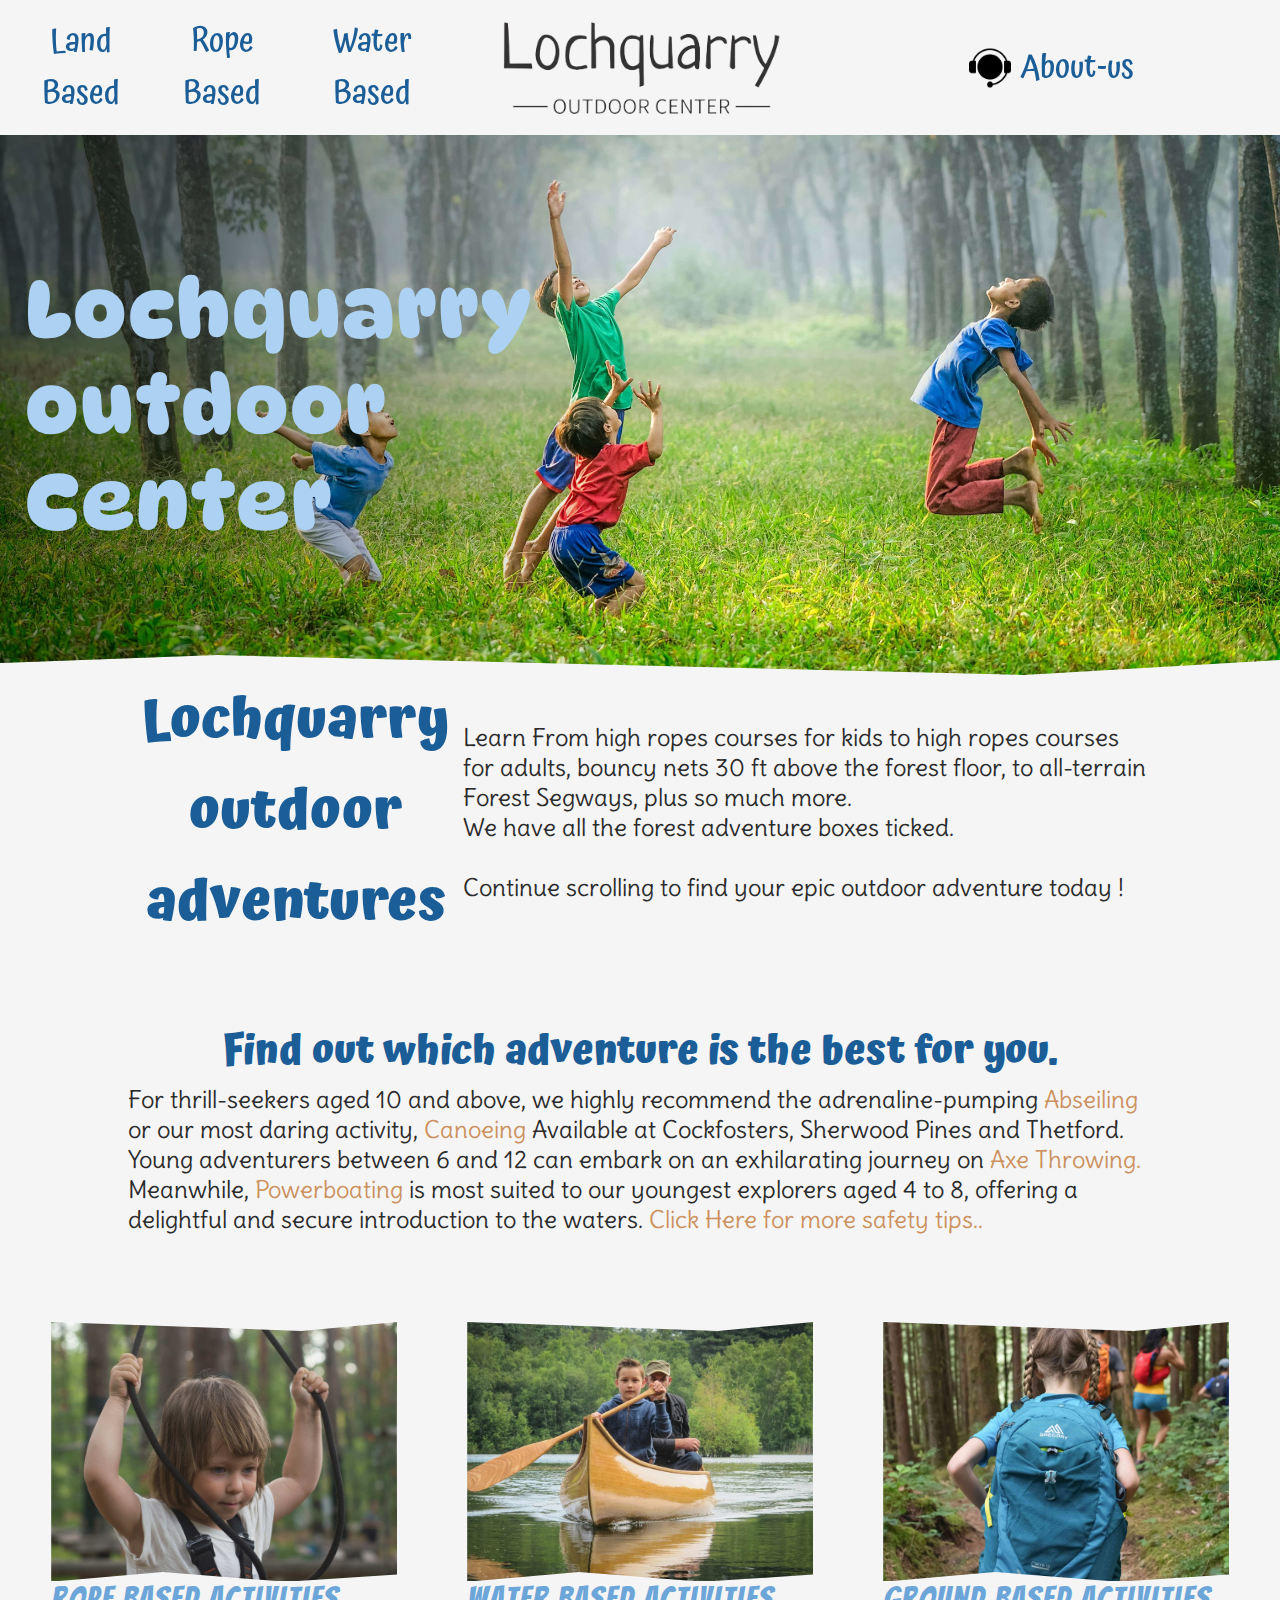
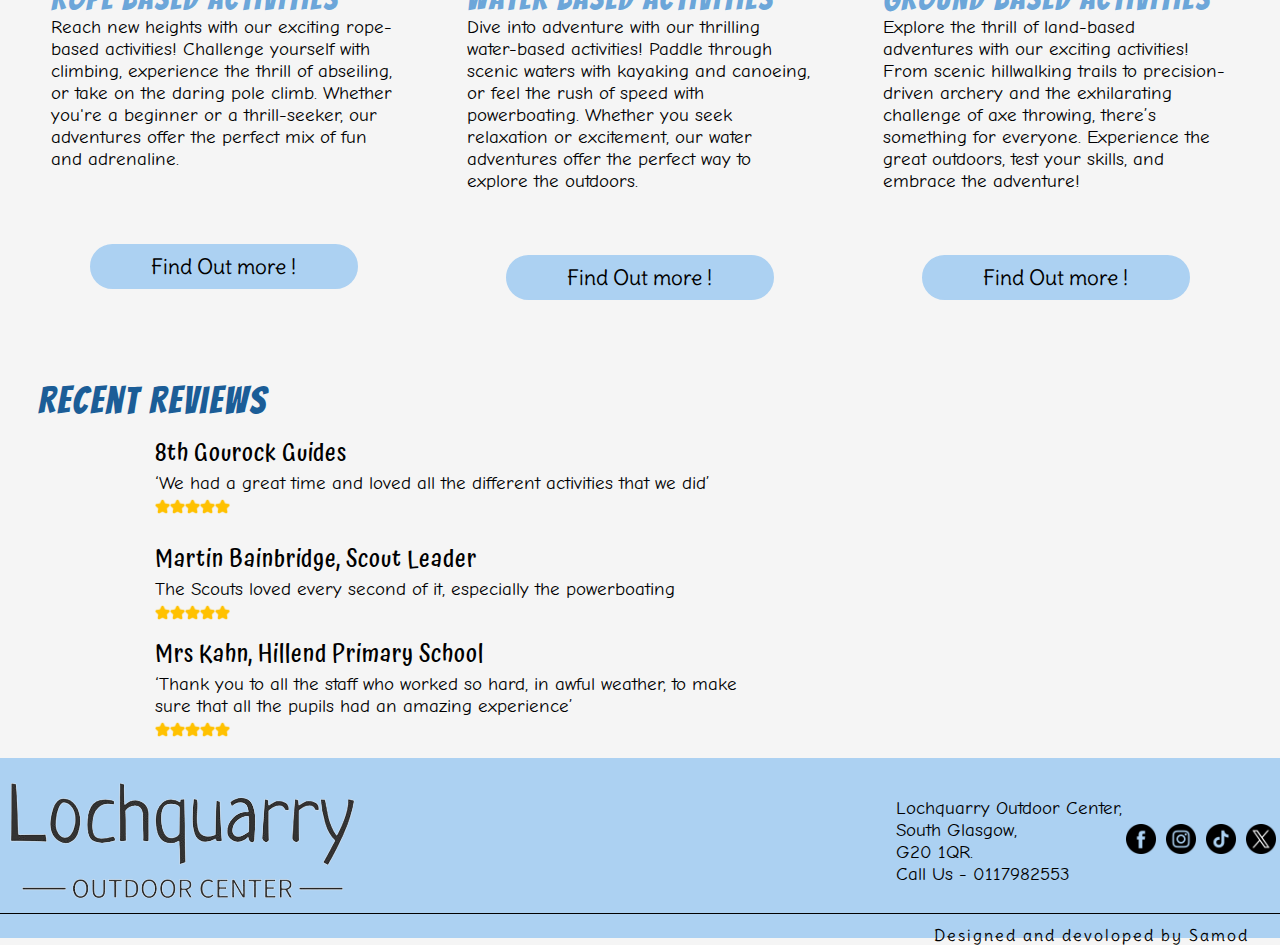
<file: index.html>
<!DOCTYPE html>
<html lang="en">
  <head>
    <meta charset="UTF-8" />
    <meta name="viewport" content="width=device-width, initial-scale=1.0" />
    <title>Home</title>
    <link rel="stylesheet" href="css/style.css" />

    <link rel="preconnect" href="https://fonts.googleapis.com" />
    <link rel="preconnect" href="https://fonts.gstatic.com" crossorigin />
    <link
      href="https://fonts.googleapis.com/css2?family=Atma:wght@300;400;500;600;700&family=DynaPuff:wght@400..700&family=Joti+One&family=Sour+Gummy:ital,wght@0,100..900;1,100..900&display=swap"
      rel="stylesheet"
    />

    <link rel="preconnect" href="https://fonts.googleapis.com" />
    <link rel="preconnect" href="https://fonts.gstatic.com" crossorigin />
    <link
      href="https://fonts.googleapis.com/css2?family=Bangers&family=Delius&display=swap"
      rel="stylesheet"
    />
    <!-- Bangers -->
    <!--Delius-->
    <link rel="preconnect" href="https://fonts.googleapis.com" />
    <link rel="preconnect" href="https://fonts.gstatic.com" crossorigin />
    <link
      href="https://fonts.googleapis.com/css2?family=Atma:wght@300;400;500;600;700&family=Comic+Neue:ital,wght@0,300;0,400;0,700;1,300;1,400;1,700&family=DynaPuff:wght@400..700&family=Joti+One&family=Sour+Gummy:ital,wght@0,100..900;1,100..900&display=swap"
      rel="stylesheet"
    />
    <!-- Comic Neue -->
    <link rel="preconnect" href="https://fonts.googleapis.com" />
    <link rel="preconnect" href="https://fonts.gstatic.com" crossorigin />
    <link
      href="https://fonts.googleapis.com/css2?family=Atma:wght@300;400;500;600;700&family=Comic+Neue:ital,wght@0,300;0,400;0,700;1,300;1,400;1,700&family=DynaPuff:wght@400..700&family=Joti+One&family=Roboto:ital,wght@0,100..900;1,100..900&family=Sour+Gummy:ital,wght@0,100..900;1,100..900&display=swap"
      rel="stylesheet"
    />
    <!--  -->
  </head>
  <body>
    <nav id="navbar" class="navbar">
      <div class="nav-div1">
        <ul>
          <li><a href="land.html">Land Based </a></li>
          <li><a href="rope.html">Rope Based </a></li>
          <li><a href="water.html">Water Based </a></li>
        </ul>
      </div>

      <div class="navimg">
        <img src="imgs/icons/logo-black.png" alt="icon" />
      </div>

      <div class="nav-div2">
        <a href="contact.html"
          ><img src="imgs/icons/contact-us (1).png" alt="Contact us " />
          About-us</a
        >
      </div>
      <div class="nav-div3">
        <ul>
          <li><a href="water.html">Water Based</a></li>
          <li><a href="rope.html">Rope Based</a></li>
          <li><a href="land.html">Land Based</a></li>
          <li><a href="contact.html">About Us</a></li>
        </ul>
      </div>
    </nav>
    <div class="divmain">
      <h2>Lochquarry outdoor Center</h2>
    </div>
    <div class="mid-div">
      <div class="mid-div-d1">
        <h2>Lochquarry outdoor adventures</h2>
        <p>
          Learn From high ropes courses for kids to high ropes courses for
          adults, bouncy nets 30 ft above the forest floor, to all-terrain
          Forest Segways, plus so much more. <br />

          We have all the forest adventure boxes ticked. <br />
          <br />

          <b>
            Continue scrolling to find your epic outdoor adventure today !
          </b>
        </p>
      </div>
      <div class="mid-div-d2">
        <h2>Find out which adventure is the best for you.</h2>
        <p>
          For thrill-seekers aged 10 and above, we highly recommend the
          adrenaline-pumping <a href="rope.html">Abseiling</a> or our most
          daring activity, <a href="water.html">Canoeing</a> Available at
          Cockfosters, Sherwood Pines and Thetford. <br />

          Young adventurers between 6 and 12 can embark on an exhilarating
          journey on <a href="land.html">Axe Throwing.</a><br />

          Meanwhile, <a href="water.html">Powerboating</a> is most suited to our
          youngest explorers aged 4 to 8, offering a delightful and secure
          introduction to the waters.
          <a
            href="https://blog.outdooradventurestore.ie/the-essential-safety-tips-for-outdoor-activities/#:~:text=In%20this%20article%2C%20we%E2%80%99ll%20explore%20a%20comprehensive%20guide,hydrated%2C%20navigate%20unfamiliar%20terrains%2C%20and%20ensure%20group%20safety."
            >Click Here for more safety tips..</a
          >
        </p>
      </div>
    </div>
    <div class="bottem-div">
      <div class="bottem-div-d1">
        <img src="imgs/imgs/ropebased-mp.jpg" alt="image" />
        <h3>Rope Based Activities</h3>
        <p>
          Reach new heights with our exciting rope-based activities! Challenge
          yourself with climbing, experience the thrill of abseiling, or take on
          the daring pole climb. Whether you're a beginner or a thrill-seeker,
          our adventures offer the perfect mix of fun and adrenaline.
        </p>
        <a href="rope.html">Find Out more !</a>
      </div>
      <div class="bottem-div-d1">
        <img src="imgs/imgs/waterbased-mp.jpg" alt="image" />
        <h3>Water Based Activities</h3>
        <p>
          Dive into adventure with our thrilling water-based activities! Paddle
          through scenic waters with kayaking and canoeing, or feel the rush of
          speed with powerboating. Whether you seek relaxation or excitement,
          our water adventures offer the perfect way to explore the outdoors.
        </p>
        <a href="water.html">Find Out more !</a>
      </div>
      <div class="bottem-div-d1">
        <img src="imgs/imgs/landbased-mp.jpg" alt="image" />
        <h3>Ground Based Activities</h3>
        <p>
          Explore the thrill of land-based adventures with our exciting
          activities! From scenic hillwalking trails to precision-driven archery
          and the exhilarating challenge of axe throwing, there’s something for
          everyone. Experience the great outdoors, test your skills, and embrace
          the adventure!
        </p>
        <a href="land.html">Find Out more !</a>
      </div>
    </div>
    <div class="comment-sec">
      <h2>Recent Reviews</h2>
      <div class="comment-sec-d1">
        <h5>8th Gourock Guides</h5>
        <p>
          ‘We had a great time and loved all the different activities that we
          did’
        </p>
        <div class="star-rating">
          <img src="imgs/icons/star.png" alt="ratings" />
          <img src="imgs/icons/star.png" alt="ratings" />
          <img src="imgs/icons/star.png" alt="ratings" />
          <img src="imgs/icons/star.png" alt="ratings" />
          <img src="imgs/icons/star.png" alt="ratings" />
        </div>
      </div>
      <div class="comment-sec-d2">
        <h5>Martin Bainbridge, Scout Leader</h5>
        <p>The Scouts loved every second of it, especially the powerboating</p>
        <div class="star-rating">
          <img src="imgs/icons/star.png" alt="ratings" />
          <img src="imgs/icons/star.png" alt="ratings" />
          <img src="imgs/icons/star.png" alt="ratings" />
          <img src="imgs/icons/star.png" alt="ratings" />
          <img src="imgs/icons/star.png" alt="ratings" />
        </div>
      </div>
      <div class="comment-sec-d3">
        <h5>Mrs Kahn, Hillend Primary School</h5>
        <p>
          ‘Thank you to all the staff who worked so hard, in awful weather, to
          make sure that all the pupils had an amazing experience’
        </p>
        <div class="star-rating">
          <img src="imgs/icons/star.png" alt="ratings" />
          <img src="imgs/icons/star.png" alt="ratings" />
          <img src="imgs/icons/star.png" alt="ratings" />
          <img src="imgs/icons/star.png" alt="ratings" />
          <img src="imgs/icons/star.png" alt="ratings" />
        </div>
      </div>
    </div>
    <footer>
      <div class="footer-d1">
        <img src="imgs/icons/logo-black.png" alt="logo" />
        <div class="footer-div">
          <p>
            Lochquarry Outdoor Center,<br />
            South Glasgow,<br />
            G20 1QR. <br />
            Call Us - 0117982553
          </p>
          <div class="social">
            <a href="https://www.facebook.com/">
              <img src="imgs/icons/facebook.png" alt="fb" />
            </a>
            <a href="#">
              <img src="imgs/icons/instagram.png" alt="insta" />
            </a>
            <a href="#">
              <img src="imgs/icons/tiktok.png" alt="tiktok" />
            </a>
            <a href="#">
              <img src="imgs/icons/twitter.png" alt="x" />
            </a>
          </div>
        </div>
      </div>
    </footer>
    <script src="js/script.js"></script>
  </body>
</html>
</file>
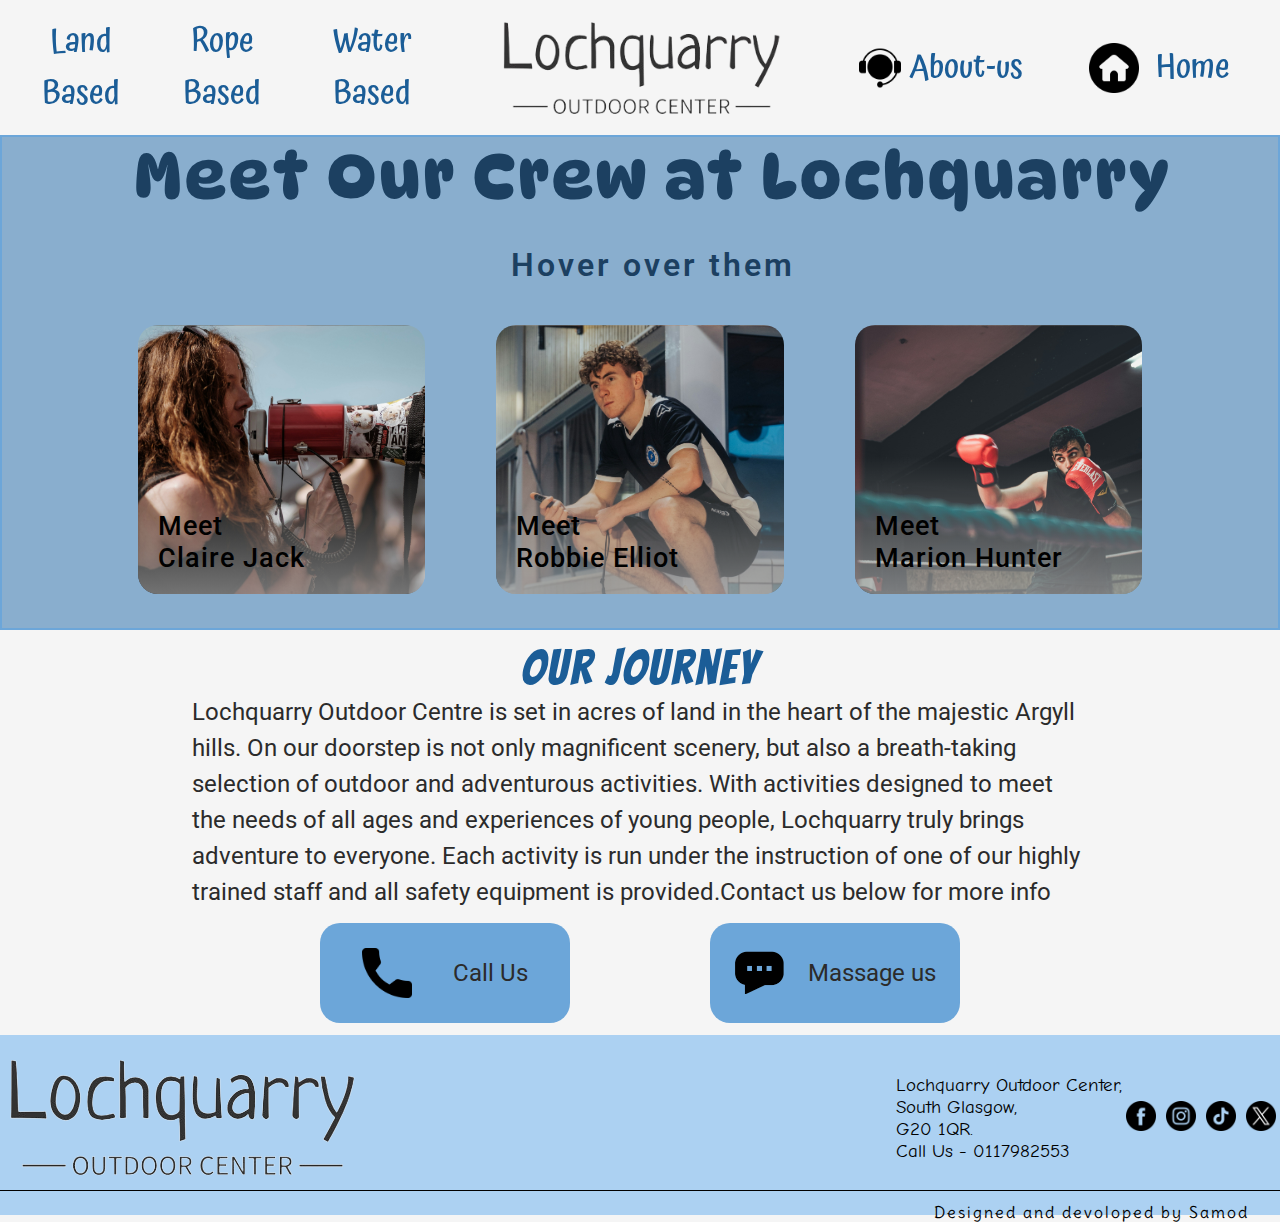
<file: contact.html>
<!DOCTYPE html>
<html lang="en">
  <head>
    <meta charset="UTF-8" />
    <meta name="viewport" content="width=device-width, initial-scale=1.0" />
    <title>About Us</title>
    <link rel="stylesheet" href="css/style.css" />

    <link rel="preconnect" href="https://fonts.googleapis.com" />
    <link rel="preconnect" href="https://fonts.gstatic.com" crossorigin />
    <link
      href="https://fonts.googleapis.com/css2?family=Atma:wght@300;400;500;600;700&family=DynaPuff:wght@400..700&family=Joti+One&family=Sour+Gummy:ital,wght@0,100..900;1,100..900&display=swap"
      rel="stylesheet"
    />

    <link rel="preconnect" href="https://fonts.googleapis.com" />
    <link rel="preconnect" href="https://fonts.gstatic.com" crossorigin />
    <link
      href="https://fonts.googleapis.com/css2?family=Bangers&family=Delius&display=swap"
      rel="stylesheet"
    />
    <!-- Bangers -->
    <!--Delius-->
    <link rel="preconnect" href="https://fonts.googleapis.com" />
    <link rel="preconnect" href="https://fonts.gstatic.com" crossorigin />
    <link
      href="https://fonts.googleapis.com/css2?family=Atma:wght@300;400;500;600;700&family=Comic+Neue:ital,wght@0,300;0,400;0,700;1,300;1,400;1,700&family=DynaPuff:wght@400..700&family=Joti+One&family=Sour+Gummy:ital,wght@0,100..900;1,100..900&display=swap"
      rel="stylesheet"
    />
    <!-- Comic Neue -->
    <link rel="preconnect" href="https://fonts.googleapis.com" />
    <link rel="preconnect" href="https://fonts.gstatic.com" crossorigin />
    <link
      href="https://fonts.googleapis.com/css2?family=Atma:wght@300;400;500;600;700&family=Comic+Neue:ital,wght@0,300;0,400;0,700;1,300;1,400;1,700&family=DynaPuff:wght@400..700&family=Joti+One&family=Roboto:ital,wght@0,100..900;1,100..900&family=Sour+Gummy:ital,wght@0,100..900;1,100..900&display=swap"
      rel="stylesheet"
    />
    <!--  -->
  </head>

  <body>
    <nav id="navbar" class="navbar">
      <div class="nav-div1">
        <ul>
          <li><a href="land.html">Land Based </a></li>
          <li><a href="rope.html">Rope Based </a></li>
          <li><a href="water.html">Water Based </a></li>
        </ul>
      </div>
      <div class="navimg">
        <img src="imgs/icons/logo-black.png" alt="icon" />
      </div>
      <div class="nav-div2">
        <a href="contact.html"
          ><img src="imgs/icons/contact-us (1).png" alt="Contact us " />
          About-us</a
        >
        <a href="index.html"
          ><img src="imgs/icons/home.png" alt="Home " /> Home</a
        >
      </div>
    </nav>
    <div class="aboutus-intro">
      <h2>
        Meet Our Crew at Lochquarry <br />
        <span>Hover over them</span>
      </h2>
      <div class="about-us-d1">
        <div class="flip-card">
          <div class="first-content">
            <p>
              Meet <br />
              Claire Jack
            </p>
          </div>
          <div class="second-content">
            <p>
              Position: Centre Manager <br />
              Responsible for: The overall running of the centre and all of its
              activities <br />
              Favourite Activity: Pole climb
            </p>
          </div>
        </div>
        <div class="flip-card">
          <div class="first-content2">
            <p>
              Meet <br />
              Robbie Elliot
            </p>
          </div>
          <div class="second-content">
            <p>
              Position: Senior Instructor (Land) <br />
              Responsible for: Overseeing all of the land based activities
              <br />
              Favourite Activity: Hillwalking in the beautiful Scottish
              highlands
            </p>
          </div>
        </div>
        <div class="flip-card">
          <div class="first-content3">
            <p>
              Meet <br />
              Marion Hunter
            </p>
          </div>
          <div class="second-content">
            <p>
              Position: Centre Administrator <br />
              Responsible for: Making bookings and arranging activity slots for
              groups Favourite <br />
              Activity: Making sure everyone has a great time when the visit
              Lochquarry
            </p>
          </div>
        </div>
      </div>
    </div>
    <div class="call-us">
      <div class="intro">
        <h2>Our Journey</h2>
        <p>
          Lochquarry Outdoor Centre is set in acres of land in the heart of the
          majestic Argyll hills. On our doorstep is not only magnificent
          scenery, but also a breath-taking selection of outdoor and adventurous
          activities. With activities designed to meet the needs of all ages and
          experiences of young people, Lochquarry truly brings adventure to
          everyone. Each activity is run under the instruction of one of our
          highly trained staff and all safety equipment is provided.Contact us
          below for more info
        </p>
      </div>
      <div class="Call">
        <div class="callus">
          <img src="imgs/icons/call.png" alt="phone" />
          <p>Call Us</p>
        </div>
        <div class="callus">
          <img src="imgs/icons/massege.png" alt="phone" />
          <p>Massage us</p>
        </div>
      </div>
    </div>
    <footer>
      <div class="footer-d1">
        <img src="imgs/icons/logo-black.png" alt="logo" />
        <div class="footer-div">
          <p>
            Lochquarry Outdoor Center,<br />
            South Glasgow,<br />
            G20 1QR. <br />
            Call Us - 0117982553
          </p>
          <div class="social">
            <a href="https://www.facebook.com/">
              <img src="imgs/icons/facebook.png" alt="fb" />
            </a>
            <a href="#">
              <img src="imgs/icons/instagram.png" alt="insta" />
            </a>
            <a href="#">
              <img src="imgs/icons/tiktok.png" alt="tiktok" />
            </a>
            <a href="#">
              <img src="imgs/icons/twitter.png" alt="x" />
            </a>
          </div>
        </div>
      </div>
    </footer>
    <script src="js/script.js"></script>
  </body>
</html>
</file>
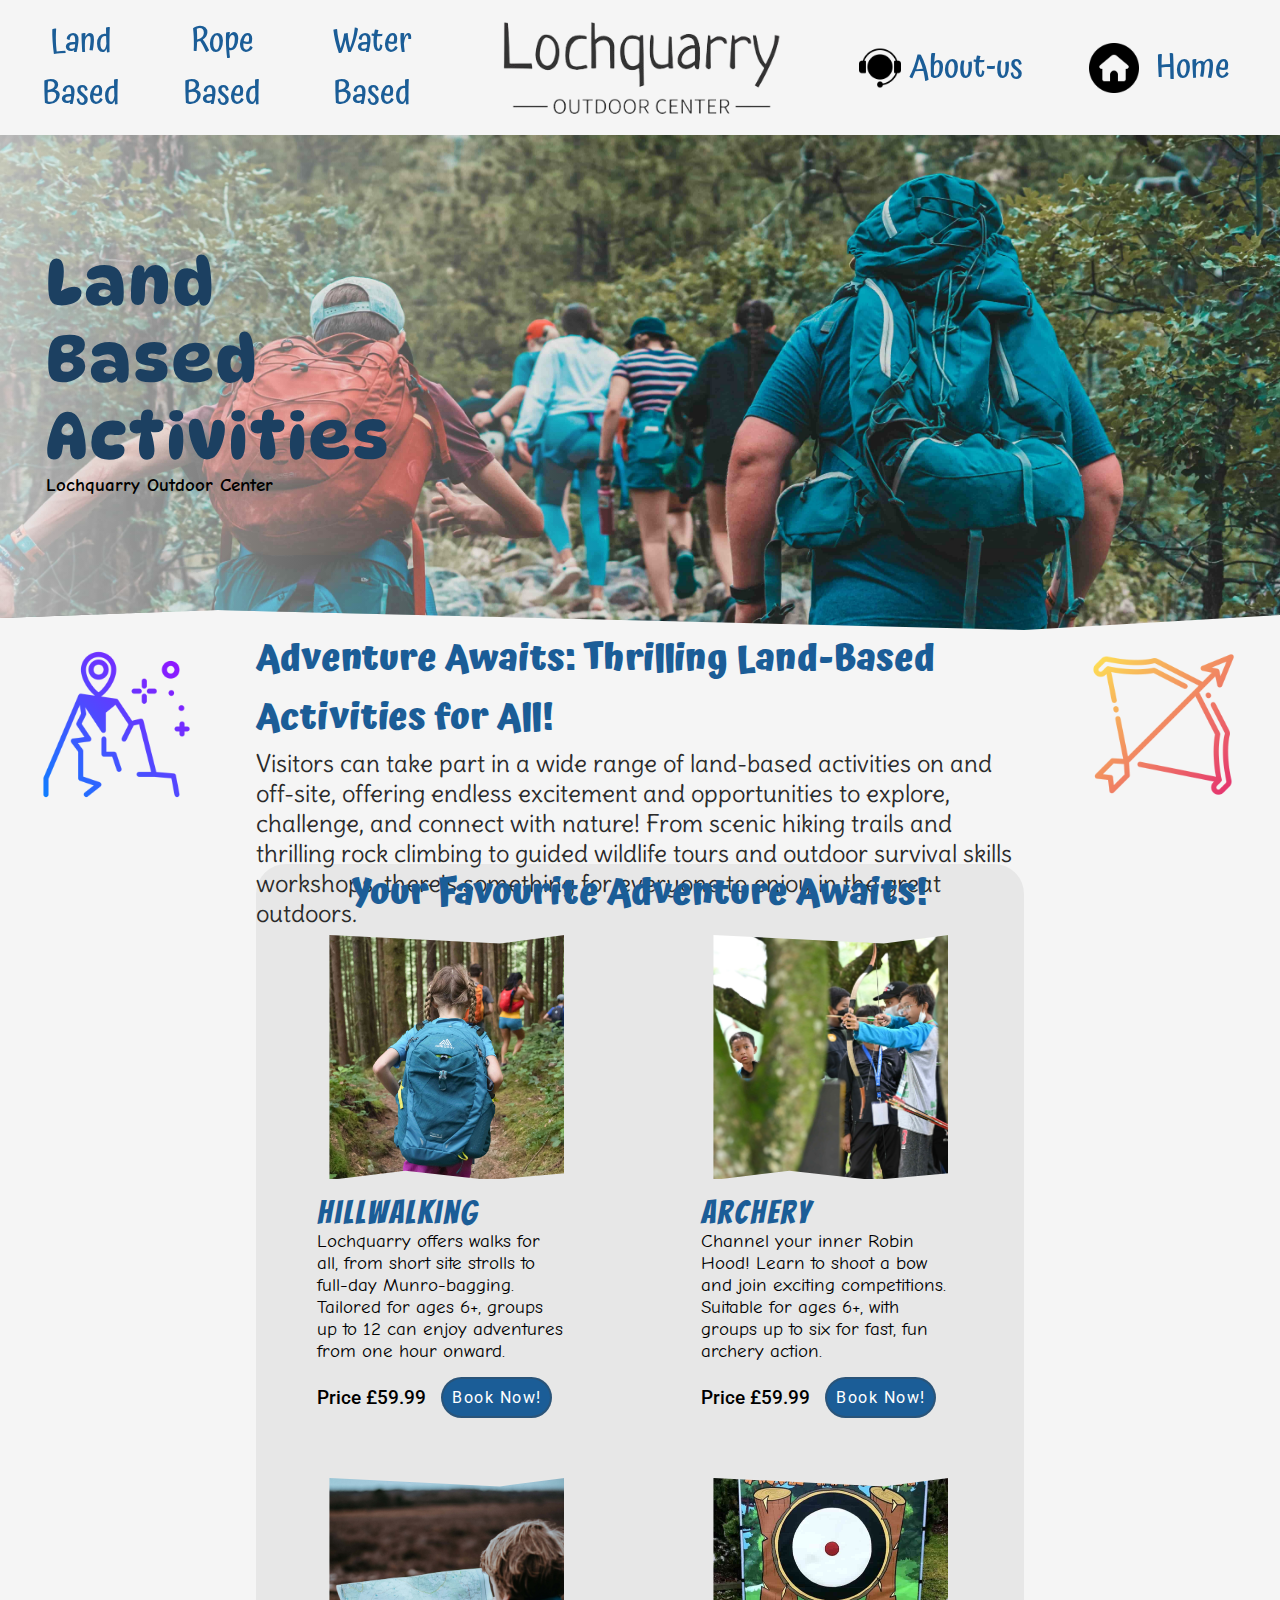
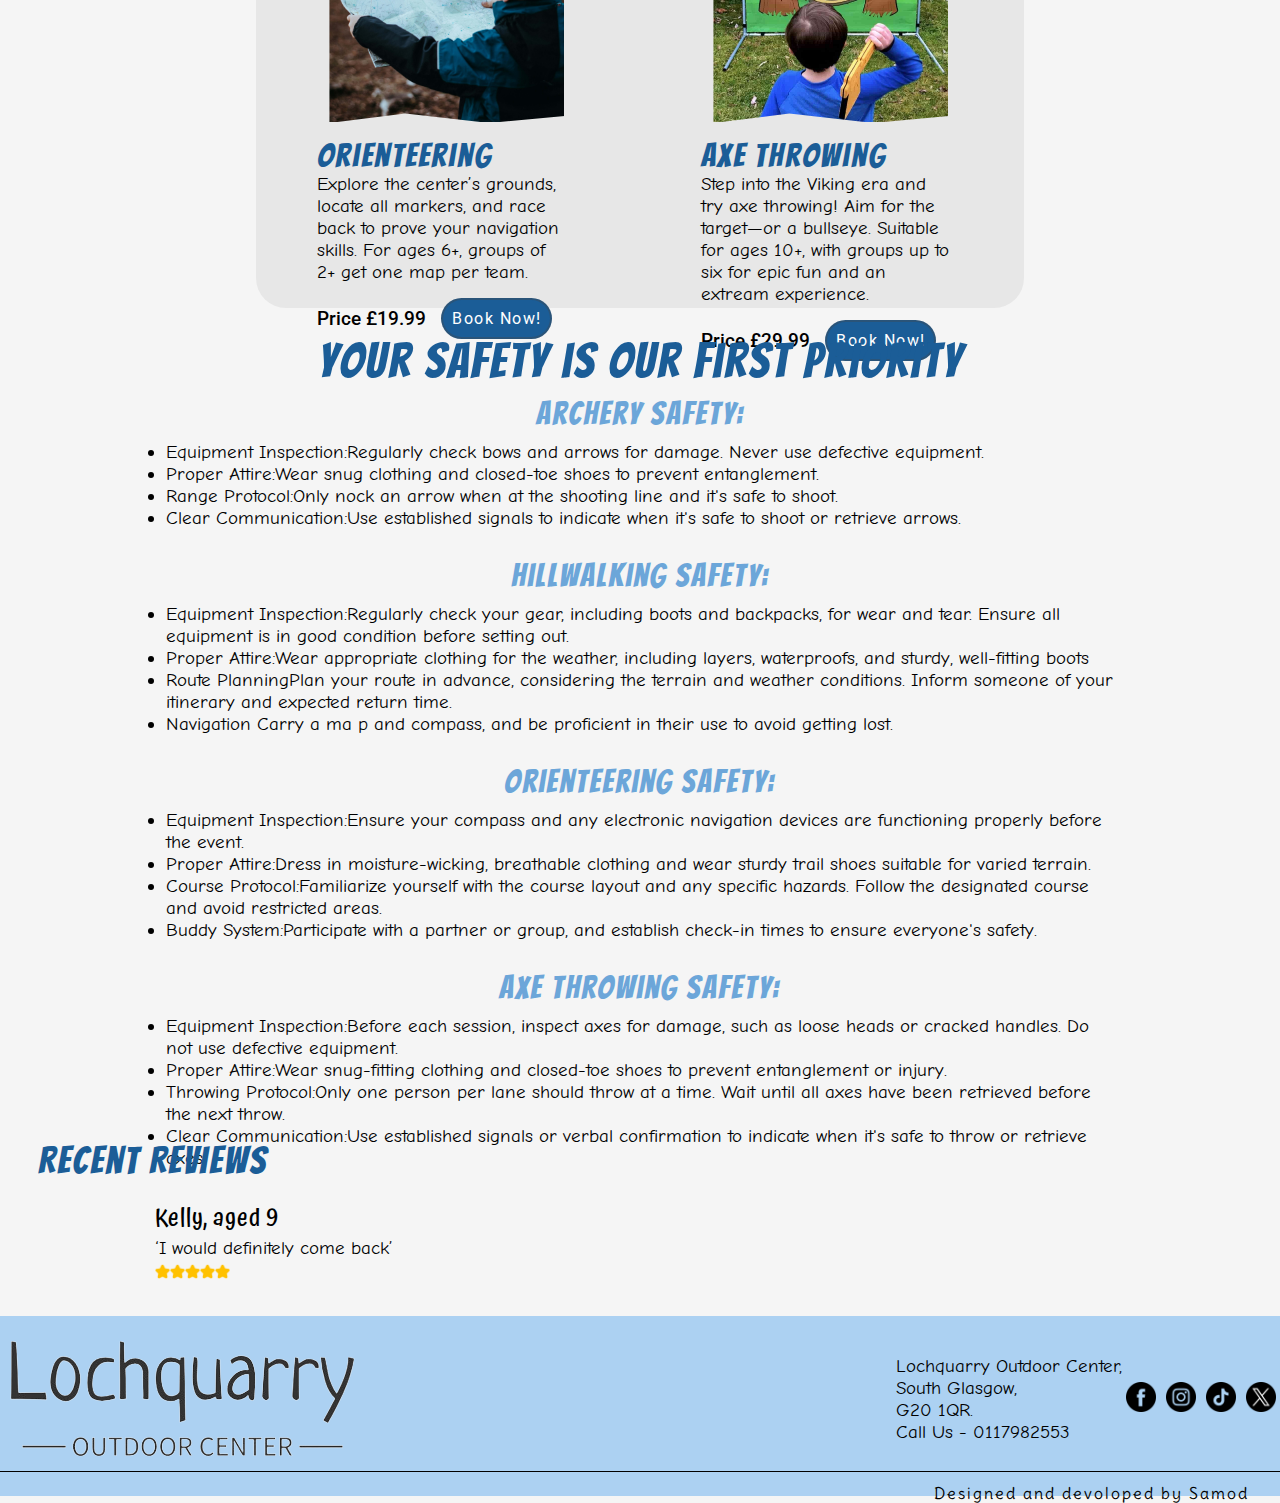
<file: land.html>
<!DOCTYPE html>
<html lang="en">
  <head>
    <meta charset="UTF-8" />
    <meta name="viewport" content="width=device-width, initial-scale=1.0" />
    <title>Land Based</title>
    <link rel="stylesheet" href="css/style.css" />

    <link rel="preconnect" href="https://fonts.googleapis.com" />
    <link rel="preconnect" href="https://fonts.gstatic.com" crossorigin />
    <link
      href="https://fonts.googleapis.com/css2?family=Atma:wght@300;400;500;600;700&family=DynaPuff:wght@400..700&family=Joti+One&family=Sour+Gummy:ital,wght@0,100..900;1,100..900&display=swap"
      rel="stylesheet"
    />

    <link rel="preconnect" href="https://fonts.googleapis.com" />
    <link rel="preconnect" href="https://fonts.gstatic.com" crossorigin />
    <link
      href="https://fonts.googleapis.com/css2?family=Bangers&family=Delius&display=swap"
      rel="stylesheet"
    />
    <!-- Bangers -->
    <!--Delius-->
    <link rel="preconnect" href="https://fonts.googleapis.com" />
    <link rel="preconnect" href="https://fonts.gstatic.com" crossorigin />
    <link
      href="https://fonts.googleapis.com/css2?family=Atma:wght@300;400;500;600;700&family=Comic+Neue:ital,wght@0,300;0,400;0,700;1,300;1,400;1,700&family=DynaPuff:wght@400..700&family=Joti+One&family=Sour+Gummy:ital,wght@0,100..900;1,100..900&display=swap"
      rel="stylesheet"
    />
    <!-- Comic Neue -->
    <link rel="preconnect" href="https://fonts.googleapis.com" />
    <link rel="preconnect" href="https://fonts.gstatic.com" crossorigin />
    <link
      href="https://fonts.googleapis.com/css2?family=Atma:wght@300;400;500;600;700&family=Comic+Neue:ital,wght@0,300;0,400;0,700;1,300;1,400;1,700&family=DynaPuff:wght@400..700&family=Joti+One&family=Roboto:ital,wght@0,100..900;1,100..900&family=Sour+Gummy:ital,wght@0,100..900;1,100..900&display=swap"
      rel="stylesheet"
    />
    <!--  -->
    <style>
      .comment-sec{
        height: 18vh;
      }
    </style>
  </head>

  <body>
    <nav id="navbar" class="navbar">
      <div class="nav-div1">
        <ul>
          <li><a href="land.html">Land Based </a></li>
          <li><a href="rope.html">Rope Based </a></li>
          <li><a href="water.html">Water Based </a></li>
        </ul>
      </div>
      <div class="navimg">
        <img src="imgs/icons/logo-black.png" alt="icon" />
      </div>
      <div class="nav-div2">
        <a href="contact.html"
          ><img src="imgs/icons/contact-us (1).png" alt="Contact us " />
          About-us</a
        >
        <a href="index.html"
          ><img src="imgs/icons/home.png" alt="Home " /> Home</a
        >
      </div>
    </nav>

    <div class="activities-bg">
      <div class="bg-d1">
        <h1>
          Land Based <br />
          Activities
        </h1>
        <p>Lochquarry Outdoor Center</p>
      </div>
    </div>
    <div class="land-mid-d1">
      <div class="land-mid-d1-d1">
        <img src="imgs/icons/mountain.png" alt="icon" />
      </div>
      <div class="land-mid-d1-d2">
        <h2>Adventure Awaits: Thrilling Land-Based Activities for All!</h2>
        <p>
          Visitors can take part in a wide range of land-based activities on and
          off-site, offering endless excitement and opportunities to explore,
          challenge, and connect with nature! From scenic hiking trails and
          thrilling rock climbing to guided wildlife tours and outdoor survival
          skills workshops, there's something for everyone to enjoy in the great
          outdoors.
        </p>
      </div>
      <div class="land-mid-d1-d1">
        <img src="imgs/icons/bow-and-arrow.png" alt="icon" />
      </div>
    </div>
    <div class="land-based">
      <h2>Your Favourite Adventure Awaits!</h2>
      <div class="landbased-d1-d1">
        <img src="imgs/imgs/landbased-mp.jpg" alt="img" />
        <h4>Hillwalking</h4>
        <p>
          Lochquarry offers walks for all, from short site strolls to full-day Munro-bagging. Tailored for ages 6+, groups up to 12 can enjoy adventures from one hour onward.
        </p>
        <ul>
          <li><p>Price £59.99</p></li>
          <li><a href="#">Book Now!</a></li>
        </ul>
      </div>
      <div class="landbased-d1-d1">
        <img src="imgs/imgs/land.jpg" alt="img" />
        <h4>Archery</h4>
        <p>
          Channel your inner Robin Hood! Learn to shoot a bow and join exciting competitions. Suitable for ages 6+, with groups up to six for fast, fun archery action.
        </p>
        <ul>
          <li><p>Price £59.99</p></li>
          <li><a href="#">Book Now!</a></li>
        </ul>
      </div>
      <div class="landbased-d1-d1">
        <img src="imgs/imgs/orienteering.jpg" alt="img" />
        <h4>Orienteering</h4>
        <p>
          Explore the center’s grounds, locate all markers, and race back to prove your navigation skills. For ages 6+, groups of 2+ get one map per team.
        </p>
        <ul>
          <li><p>Price £19.99</p></li>
          <li><a href="#">Book Now!</a></li>
        </ul>
      </div>
      <div class="landbased-d1-d1">
        <img src="imgs/imgs/land (2).jpg" alt="img" />
        <h4>Axe Throwing</h4>
        <p>
          Step into the Viking era and try axe throwing! Aim for the target—or a bullseye. Suitable for ages 10+, with groups up to six for epic fun and an extream experience.
        </p>
        <ul>
          <li><p>Price £29.99</p></li>
          <li><a href="#">Book Now!</a></li>
        </ul>
      </div>
    </div>
    <div class="safty-instruction-land">
      <h2>Your Safety is our first priority</h2>
      <div class="safe-d1">
        <div class="safety-d1">
          <h5>Archery Safety:</h5>
          <ul>
            <li>
              <p><span>Equipment Inspection:</span>Regularly check bows and arrows for damage. Never use defective equipment.</p>
            </li>
            <li>
              <p><span>Proper Attire:</span>Wear snug clothing and closed-toe shoes to prevent entanglement.</p>
            </li>
            <li>
              <p><span>Range Protocol:</span>Only nock an arrow when at the shooting line and it's safe to shoot.</p>
            </li>
            <li>
              <p><span>Clear Communication:</span>Use established signals to indicate when it's safe to shoot or retrieve arrows.</p>
            </li>
          </ul>
        </div>
        <div class="safety-d1">
          <h5>Hillwalking Safety:</h5>
          <ul>
            <li>
              <p><span>Equipment Inspection:</span>Regularly check your gear, including boots and backpacks, for wear and tear. Ensure all equipment is in good condition before setting out.</p>
            </li>
            <li>
              <p><span>Proper Attire:</span>Wear appropriate clothing for the weather, including layers, waterproofs, and sturdy, well-fitting boots</p>
            </li>
            <li>
              <p><span>Route Planning</span>Plan your route in advance, considering the terrain and weather conditions. Inform someone of your itinerary and expected return time.</p>
            </li>
            <li>
              <p><span>Navigation
              </span> Carry a ma p and compass, and be proficient in their use to avoid getting lost.</p>
            </li>
          </ul>
        </div>
        <div class="safety-d1">
          <h5>Orienteering Safety:</h5>
          <ul>
            <li>
              <p><span>Equipment Inspection:</span>Ensure your compass and any electronic navigation devices are functioning properly before the event.</p>
            </li>
            <li>
              <p><span>Proper Attire:</span>Dress in moisture-wicking, breathable clothing and wear sturdy trail shoes suitable for varied terrain.</p>
            </li>
            <li>
              <p><span>Course Protocol:</span>Familiarize yourself with the course layout and any specific hazards. Follow the designated course and avoid restricted areas.</p>
            </li>
            <li>
              <p><span>Buddy System:</span>Participate with a partner or group, and establish check-in times to ensure everyone's safety.</p>
            </li>
          </ul>
        </div>
        <div class="safety-d1">
          <h5>Axe Throwing Safety:</h5>
          <ul>
            <li>
              <p><span>Equipment Inspection:</span>Before each session, inspect axes for damage, such as loose heads or cracked handles. Do not use defective equipment.</p>
            </li>
            <li>
              <p><span>Proper Attire:</span>Wear snug-fitting clothing and closed-toe shoes to prevent entanglement or injury.</p>
            </li>
            <li>
              <p><span>Throwing Protocol:</span>Only one person per lane should throw at a time. Wait until all axes have been retrieved before the next throw.</p>
            </li>
            <li>
              <p><span>Clear Communication:</span>Use established signals or verbal confirmation to indicate when it's safe to throw or retrieve axes.</p>
            </li>
          </ul>
        </div>
      </div>
    </div>
    <div class="comment-sec">
      <h2>Recent Reviews</h2>
      <div class="comment-sec-d1">
        <h5>Kelly, aged 9</h5>
        <p>
          ‘I would definitely come back’
        </p>
        <div class="star-rating">
          <img src="imgs/icons/star.png" alt="ratings" />
          <img src="imgs/icons/star.png" alt="ratings" />
          <img src="imgs/icons/star.png" alt="ratings" />
          <img src="imgs/icons/star.png" alt="ratings" />
          <img src="imgs/icons/star.png" alt="ratings" />
        </div>
      </div>
    </div>
    <footer>
      <div class="footer-d1">
        <img src="imgs/icons/logo-black.png" alt="logo" />
        <div class="footer-div">
          <p>
            Lochquarry Outdoor Center,<br />
            South Glasgow,<br />
            G20 1QR. <br />
            Call Us - 0117982553
          </p>
          <div class="social">
            <a href="https://www.facebook.com/">
              <img src="imgs/icons/facebook.png" alt="fb" />
            </a>
            <a href="#">
              <img src="imgs/icons/instagram.png" alt="insta" />
            </a>
            <a href="#">
              <img src="imgs/icons/tiktok.png" alt="tiktok" />
            </a>
            <a href="#">
              <img src="imgs/icons/twitter.png" alt="x" />
            </a>
          </div>
        </div>
      </div>
    </footer>
    <script src="js/script.js"></script>
  </body>
</html>
</file>
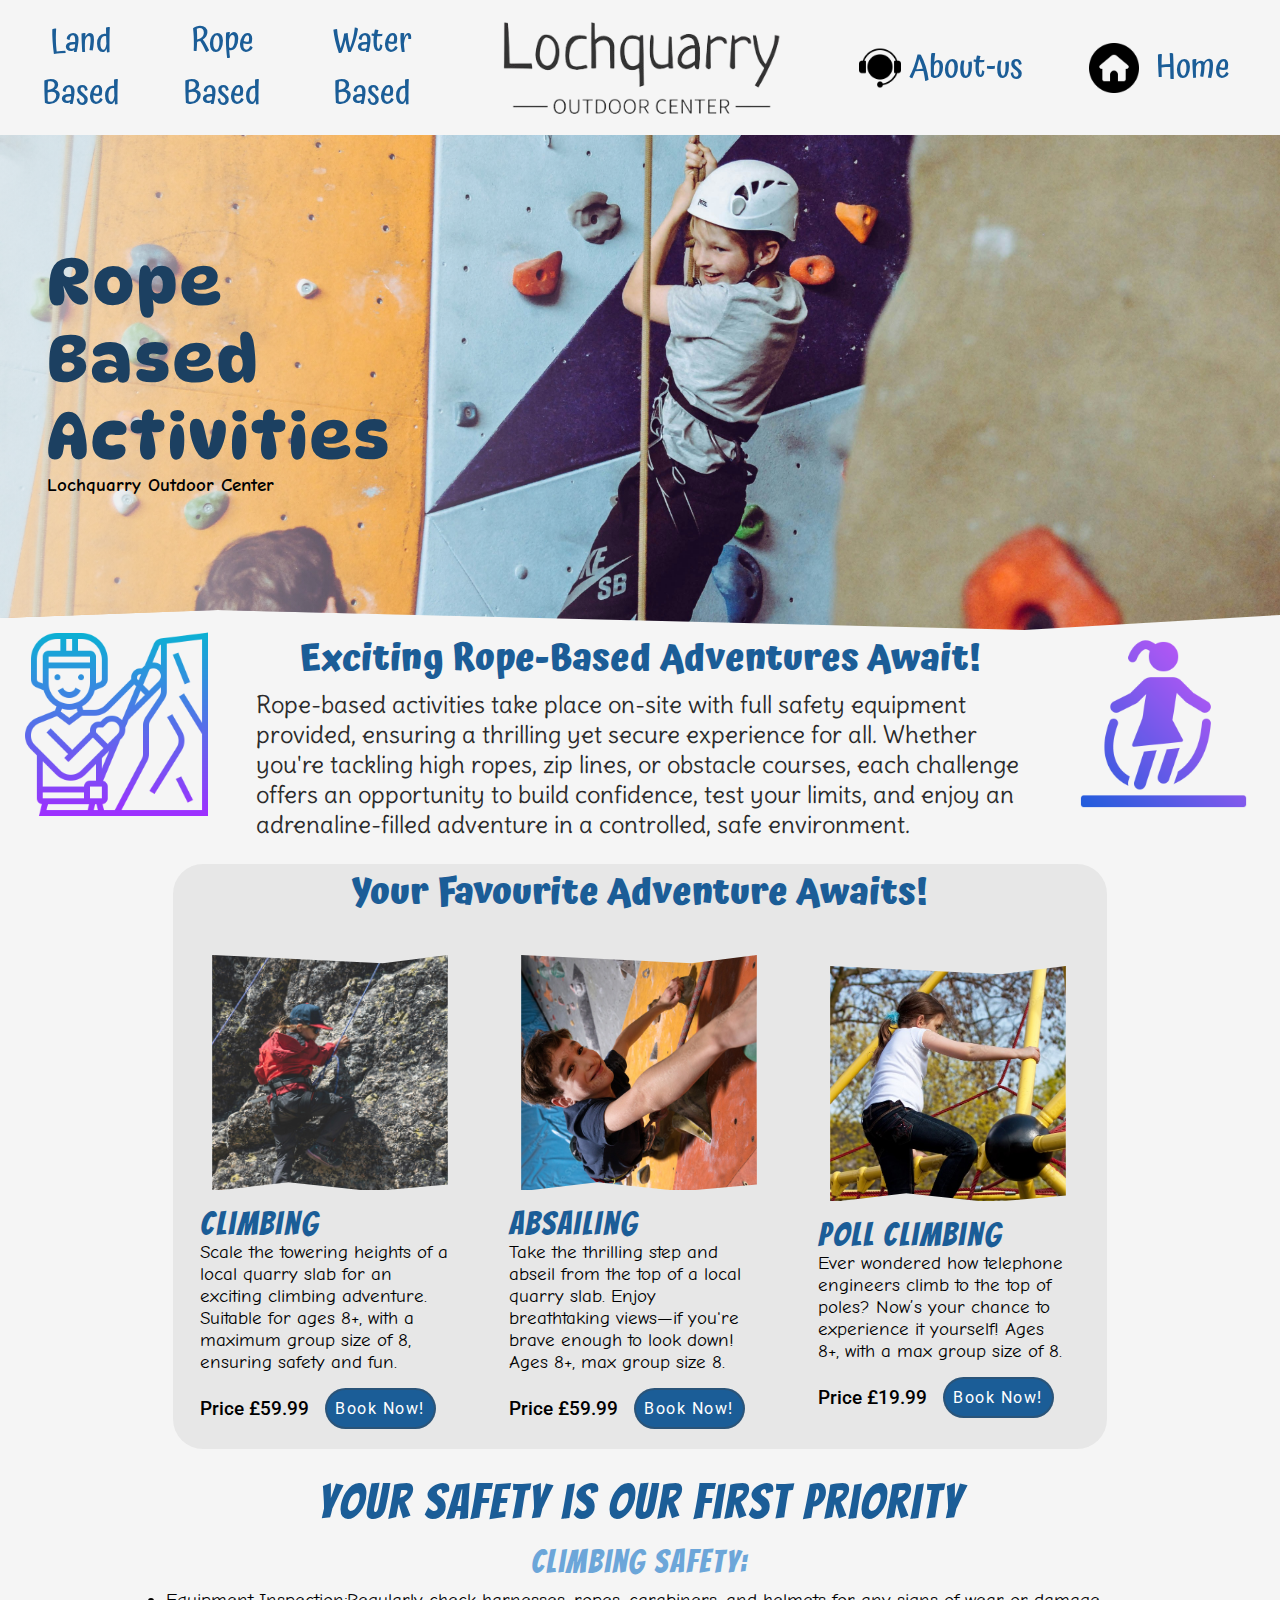
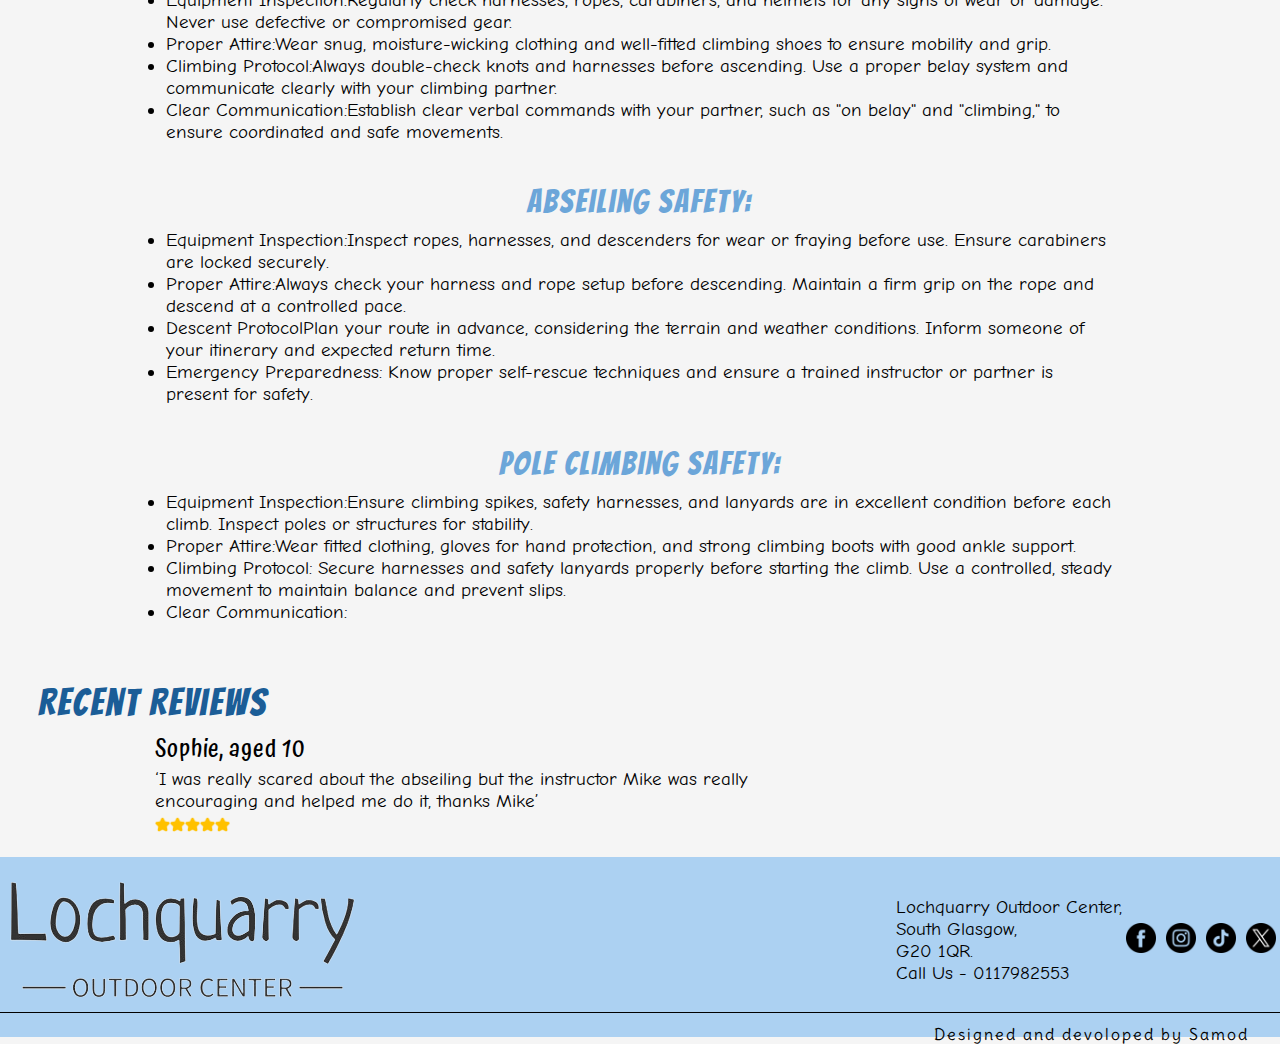
<file: rope.html>
<!DOCTYPE html>
<html lang="en">
  <head>
    <meta charset="UTF-8" />
    <meta name="viewport" content="width=device-width, initial-scale=1.0" />
    <title>Rope Based</title>
    <link rel="stylesheet" href="css/style.css" />

    <link rel="preconnect" href="https://fonts.googleapis.com" />
    <link rel="preconnect" href="https://fonts.gstatic.com" crossorigin />
    <link
      href="https://fonts.googleapis.com/css2?family=Atma:wght@300;400;500;600;700&family=DynaPuff:wght@400..700&family=Joti+One&family=Sour+Gummy:ital,wght@0,100..900;1,100..900&display=swap"
      rel="stylesheet"
    />

    <link rel="preconnect" href="https://fonts.googleapis.com" />
    <link rel="preconnect" href="https://fonts.gstatic.com" crossorigin />
    <link
      href="https://fonts.googleapis.com/css2?family=Bangers&family=Delius&display=swap"
      rel="stylesheet"
    />
    <!-- Bangers -->
    <!--Delius-->
    <link rel="preconnect" href="https://fonts.googleapis.com" />
    <link rel="preconnect" href="https://fonts.gstatic.com" crossorigin />
    <link
      href="https://fonts.googleapis.com/css2?family=Atma:wght@300;400;500;600;700&family=Comic+Neue:ital,wght@0,300;0,400;0,700;1,300;1,400;1,700&family=DynaPuff:wght@400..700&family=Joti+One&family=Sour+Gummy:ital,wght@0,100..900;1,100..900&display=swap"
      rel="stylesheet"
    />
    <!-- Comic Neue -->
    <link rel="preconnect" href="https://fonts.googleapis.com" />
    <link rel="preconnect" href="https://fonts.gstatic.com" crossorigin />
    <link
      href="https://fonts.googleapis.com/css2?family=Atma:wght@300;400;500;600;700&family=Comic+Neue:ital,wght@0,300;0,400;0,700;1,300;1,400;1,700&family=DynaPuff:wght@400..700&family=Joti+One&family=Roboto:ital,wght@0,100..900;1,100..900&family=Sour+Gummy:ital,wght@0,100..900;1,100..900&display=swap"
      rel="stylesheet"
    />
    <!--  -->
    <style>
      .comment-sec {
        height: 18vh;
      }
      .landbased-d1-d1 {
        width: 28%;
        /* height: 39%; */
        margin: 20px;
      }
      .land-based{
        height: unset;
        width: 73vw ;
      }
    </style>
  </head>

  <body>
    <nav id="navbar" class="navbar">
      <div class="nav-div1">
        <ul>
          <li><a href="land.html">Land Based </a></li>
          <li><a href="rope.html">Rope Based </a></li>
          <li><a href="water.html">Water Based </a></li>
        </ul>
      </div>
      <div class="navimg">
        <img src="imgs/icons/logo-black.png" alt="icon" />
      </div>
      <div class="nav-div2">
        <a href="contact.html"
          ><img src="imgs/icons/contact-us (1).png" alt="Contact us " />
          About-us</a
        >
        <a href="index.html"
          ><img src="imgs/icons/home.png" alt="Home " /> Home</a
        >
      </div>
    </nav>

    <div class="activities-bg1">
      <div class="bg-d1">
        <h1>
          Rope Based <br />
          Activities
        </h1>
        <p>Lochquarry Outdoor Center</p>
      </div>
    </div>
    <div class="land-mid-d1">
      <div class="land-mid-d1-d1">
        <img src="imgs/icons/climbing.png" alt="icon" />
      </div>
      <div class="land-mid-d1-d2">
        <h2>Exciting Rope-Based Adventures Await!</h2>
        <p>
          Rope-based activities take place on-site with full safety equipment
          provided, ensuring a thrilling yet secure experience for all. Whether
          you're tackling high ropes, zip lines, or obstacle courses, each
          challenge offers an opportunity to build confidence, test your limits,
          and enjoy an adrenaline-filled adventure in a controlled, safe
          environment.
        </p>
      </div>
      <div class="land-mid-d1-d1">
        <img src="imgs/icons/skipping-rope.png" alt="icon" />
      </div>
    </div>
    <div class="land-based">
      <h2>Your Favourite Adventure Awaits!</h2>
      <div class="rope-based">
        <div class="landbased-d1-d1">
          <img src="imgs/imgs/absailling-min.jpg" alt="img" />
          <h4>Climbing</h4>
          <p>
            Scale the towering heights of a local quarry slab for an exciting climbing adventure. Suitable for ages 8+, with a maximum group size of 8, ensuring safety and fun.
          </p>
          <ul>
            <li><p>Price £59.99</p></li>
            <li><a href="#">Book Now!</a></li>
          </ul>
        </div>
        <div class="landbased-d1-d1">
          <img src="imgs/imgs/absailling.jpeg" alt="img" />
          <h4>Absailing</h4>
          <p>
            Take the thrilling step and abseil from the top of a local quarry slab. Enjoy breathtaking views—if you're brave enough to look down! Ages 8+, max group size 8.
          </p>
          <ul>
            <li><p>Price £59.99</p></li>
            <li><a href="#">Book Now!</a></li>
          </ul>
        </div>
        <div class="landbased-d1-d1">
          <img src="imgs/imgs/pole-climbing.jpeg" alt="img" />
          <h4>Poll Climbing</h4>
          <p>
            Ever wondered how telephone engineers climb to the top of poles? Now’s your chance to experience it yourself! Ages 8+, with a max group size of 8.
          </p>
          <ul>
            <li><p>Price £19.99</p></li>
            <li><a href="#">Book Now!</a></li>
          </ul>
        </div>
      </div>
    </div>
    <div class="safty-instruction-land">
      <h2>Your Safety is our first priority</h2>
      <div class="safe-d1">
        <div class="safety-d1">
          <h5>Climbing Safety:</h5>
          <ul>
            <li>
              <p>
                <span>Equipment Inspection:</span>Regularly check harnesses, ropes, carabiners, and helmets for any signs of wear or damage. Never use defective or compromised gear.
              </p>
            </li>
            <li>
              <p>
                <span>Proper Attire:</span>Wear snug, moisture-wicking clothing and well-fitted climbing shoes to ensure mobility and grip.
              </p>
            </li>
            <li>
              <p>
                <span>Climbing Protocol:</span>Always double-check knots and harnesses before ascending. Use a proper belay system and communicate clearly with your climbing partner.
              </p>
            </li>
            <li>
              <p>
                <span>Clear Communication:</span>Establish clear verbal commands with your partner, such as "on belay" and "climbing," to ensure coordinated and safe movements.

              </p>
            </li>
          </ul>
        </div>
        <div class="safety-d1">
          <h5>Abseiling Safety:</h5>
          <ul>
            <li>
              <p>
                <span>Equipment Inspection:</span>Inspect ropes, harnesses, and descenders for wear or fraying before use. Ensure carabiners are locked securely.
              </p>
            </li>
            <li>
              <p>
                <span>Proper Attire:</span>Always check your harness and rope setup before descending. Maintain a firm grip on the rope and descend at a controlled pace.
              </p>
            </li>
            <li>
              <p>
                <span>Descent Protocol</span>Plan your route in advance,
                considering the terrain and weather conditions. Inform someone
                of your itinerary and expected return time.
              </p>
            </li>
            <li>
              <p>
                <span>Emergency Preparedness:</span> Know proper self-rescue techniques and ensure a trained instructor or partner is present for safety.
              </p>
            </li>
          </ul>
        </div>
        <div class="safety-d1">
          <h5>Pole Climbing Safety:</h5>
          <ul>
            <li>
              <p>
                <span>Equipment Inspection:</span>Ensure climbing spikes, safety harnesses, and lanyards are in excellent condition before each climb. Inspect poles or structures for stability.

              </p>
            </li>
            <li>
              <p>
                <span>Proper Attire:</span>Wear fitted clothing, gloves for hand protection, and strong climbing boots with good ankle support.
              </p>
            </li>
            <li>
              <p>
                <span>Climbing Protocol: </span>Secure harnesses and safety lanyards properly before starting the climb. Use a controlled, steady movement to maintain balance and prevent slips.
              </p>
            </li>
            <li>
              <p>
                <span>Clear Communication:</span>
              </p>
            </li>
          </ul>
        </div>
      </div>
    </div>
    <div class="comment-sec">
      <h2>Recent Reviews</h2>
      <div class="comment-sec-d1">
        <h5>Sophie, aged 10</h5>
        <p>‘I was really scared about the abseiling but the instructor Mike was really encouraging and helped me do it, thanks Mike’</p>
        <div class="star-rating">
          <img src="imgs/icons/star.png" alt="ratings" />
          <img src="imgs/icons/star.png" alt="ratings" />
          <img src="imgs/icons/star.png" alt="ratings" />
          <img src="imgs/icons/star.png" alt="ratings" />
          <img src="imgs/icons/star.png" alt="ratings" />
        </div>
      </div>
    </div>
    <footer>
      <div class="footer-d1">
        <img src="imgs/icons/logo-black.png" alt="logo" />
        <div class="footer-div">
          <p>
            Lochquarry Outdoor Center,<br />
            South Glasgow,<br />
            G20 1QR. <br />
            Call Us - 0117982553
          </p>
          <div class="social">
            <a href="https://www.facebook.com/">
              <img src="imgs/icons/facebook.png" alt="fb" />
            </a>
            <a href="#">
              <img src="imgs/icons/instagram.png" alt="insta" />
            </a>
            <a href="#">
              <img src="imgs/icons/tiktok.png" alt="tiktok" />
            </a>
            <a href="#">
              <img src="imgs/icons/twitter.png" alt="x" />
            </a>
          </div>
        </div>
      </div>
    </footer>
    <script src="js/script.js"></script>
  </body>
</html>
</file>
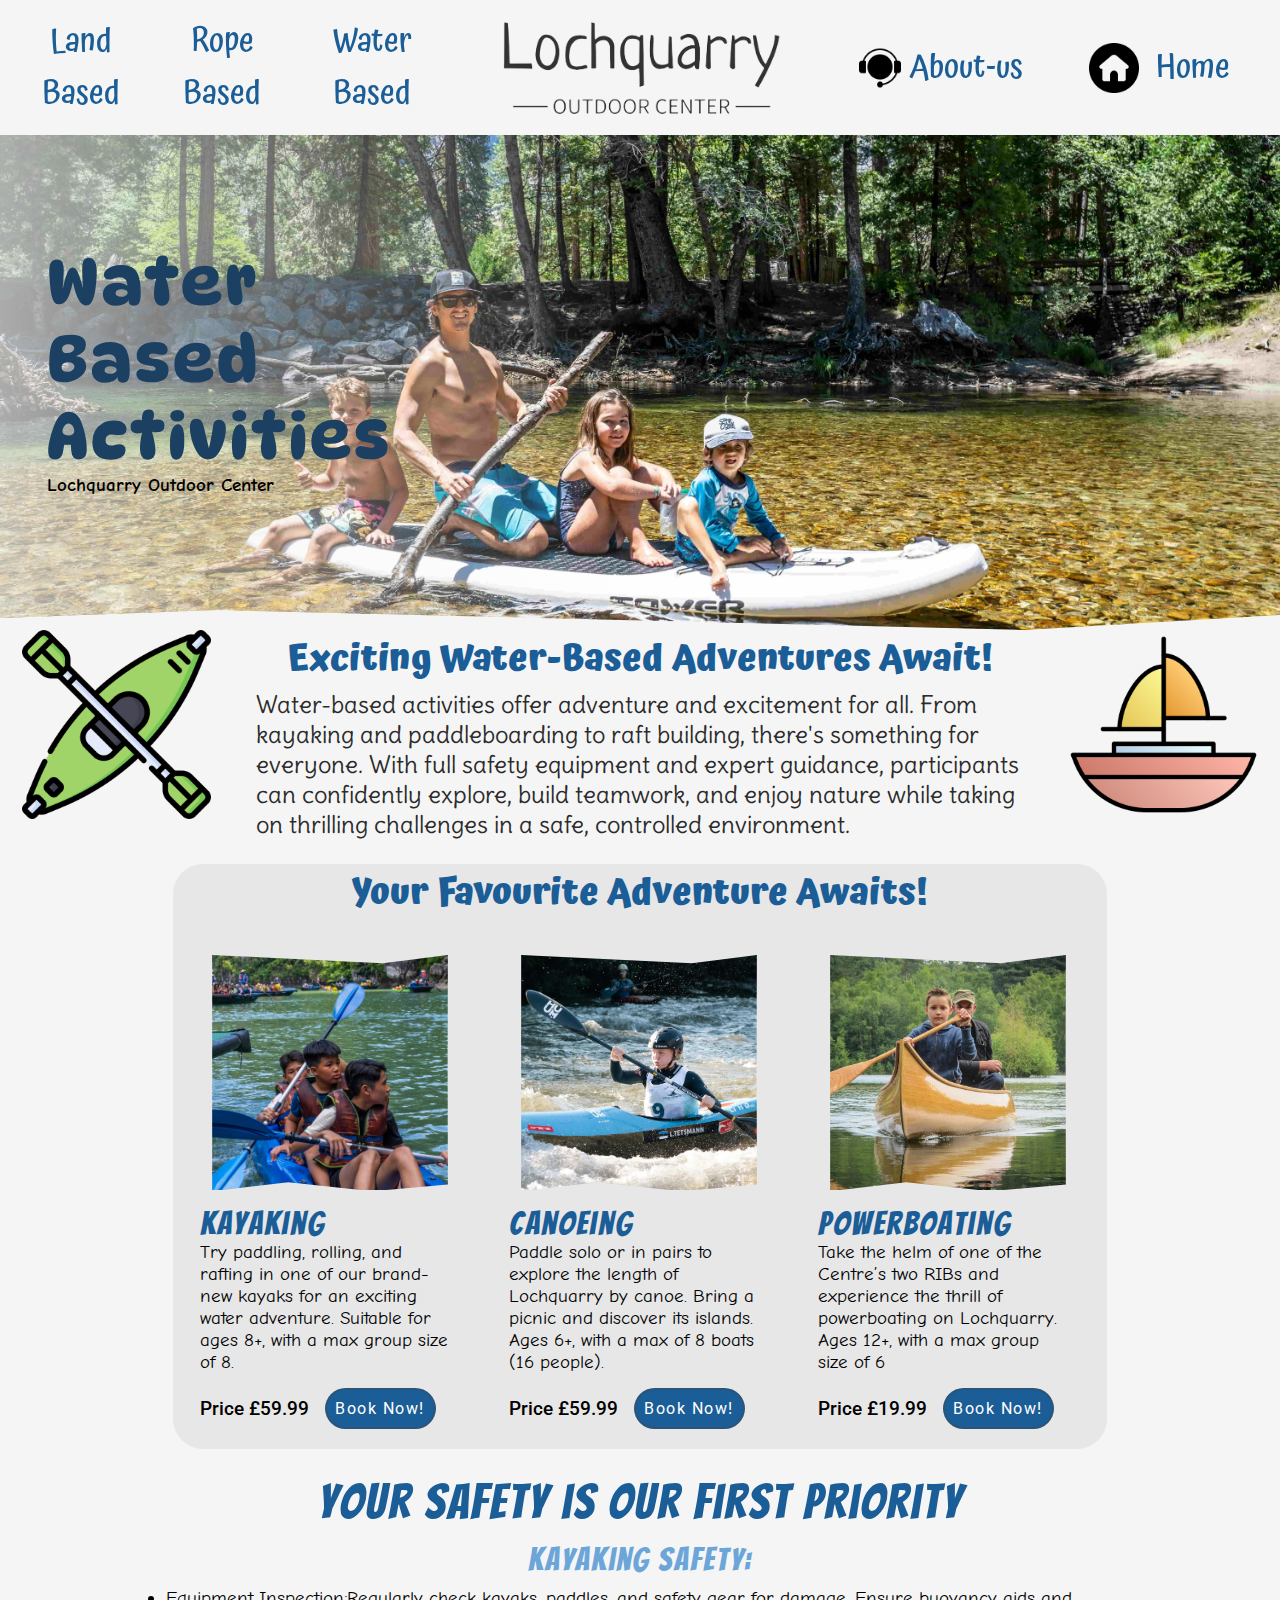
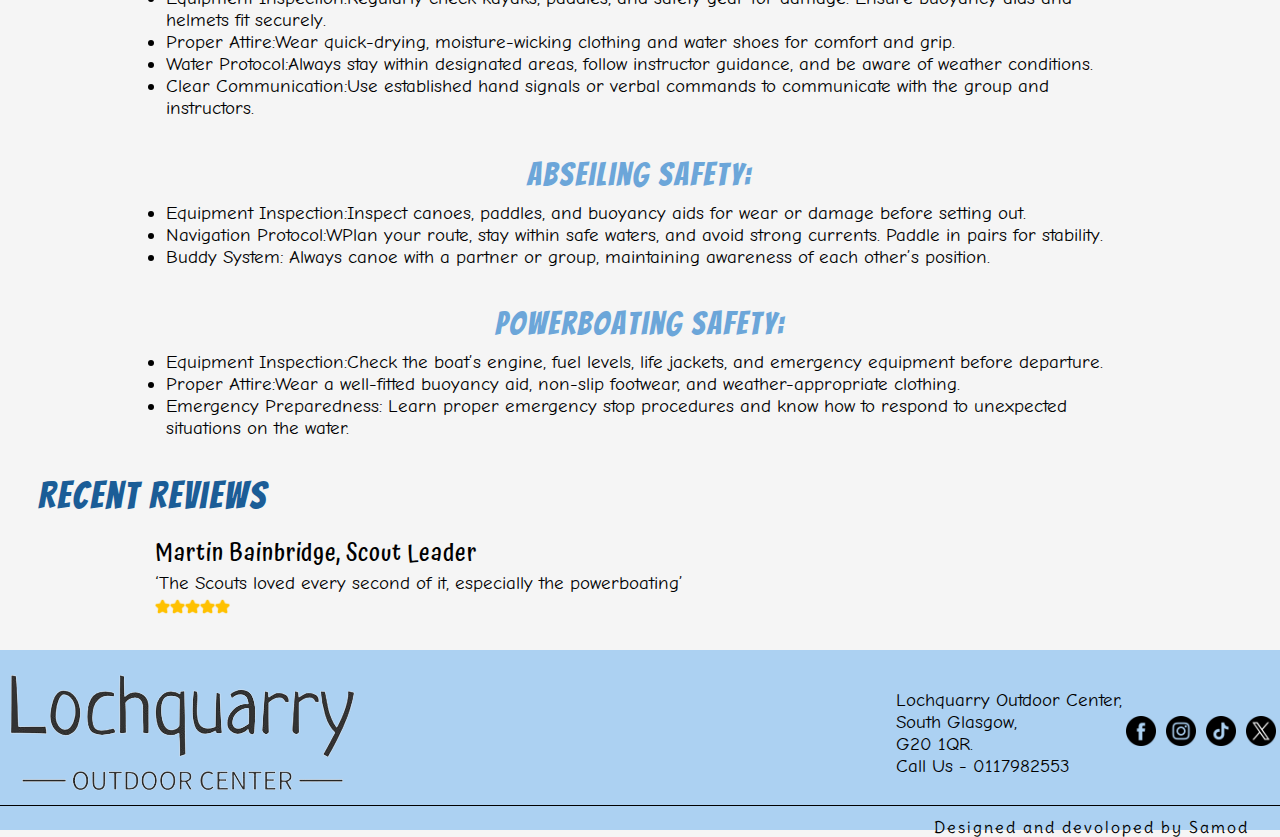
<file: water.html>
<!DOCTYPE html>
<html lang="en">
  <head>
    <meta charset="UTF-8" />
    <meta name="viewport" content="width=device-width, initial-scale=1.0" />
    <title>Water Based</title>
    <link rel="stylesheet" href="css/style.css" />

    <link rel="preconnect" href="https://fonts.googleapis.com" />
    <link rel="preconnect" href="https://fonts.gstatic.com" crossorigin />
    <link
      href="https://fonts.googleapis.com/css2?family=Atma:wght@300;400;500;600;700&family=DynaPuff:wght@400..700&family=Joti+One&family=Sour+Gummy:ital,wght@0,100..900;1,100..900&display=swap"
      rel="stylesheet"
    />

    <link rel="preconnect" href="https://fonts.googleapis.com" />
    <link rel="preconnect" href="https://fonts.gstatic.com" crossorigin />
    <link
      href="https://fonts.googleapis.com/css2?family=Bangers&family=Delius&display=swap"
      rel="stylesheet"
    />
    <!-- Bangers -->
    <!--Delius-->
    <link rel="preconnect" href="https://fonts.googleapis.com" />
    <link rel="preconnect" href="https://fonts.gstatic.com" crossorigin />
    <link
      href="https://fonts.googleapis.com/css2?family=Atma:wght@300;400;500;600;700&family=Comic+Neue:ital,wght@0,300;0,400;0,700;1,300;1,400;1,700&family=DynaPuff:wght@400..700&family=Joti+One&family=Sour+Gummy:ital,wght@0,100..900;1,100..900&display=swap"
      rel="stylesheet"
    />
    <!-- Comic Neue -->
    <link rel="preconnect" href="https://fonts.googleapis.com" />
    <link rel="preconnect" href="https://fonts.gstatic.com" crossorigin />
    <link
      href="https://fonts.googleapis.com/css2?family=Atma:wght@300;400;500;600;700&family=Comic+Neue:ital,wght@0,300;0,400;0,700;1,300;1,400;1,700&family=DynaPuff:wght@400..700&family=Joti+One&family=Roboto:ital,wght@0,100..900;1,100..900&family=Sour+Gummy:ital,wght@0,100..900;1,100..900&display=swap"
      rel="stylesheet"
    />
    <!--  -->
    <style>
      .comment-sec {
        height: 18vh;
      }
      .landbased-d1-d1 {
        width: 28%;
        /* height: 39%; */
        margin: 20px;
      }
      .land-based{
        height: unset;
        width: 73vw ;
      }
      .safty-instruction-land{
        height: 66vh;
      }
    </style>
  </head>

  <body>
    <nav id="navbar" class="navbar">
      <div class="nav-div1">
        <ul>
          <li><a href="land.html">Land Based </a></li>
          <li><a href="rope.html">Rope Based </a></li>
          <li><a href="water.html">Water Based </a></li>
        </ul>
      </div>
      <div class="navimg">
        <img src="imgs/icons/logo-black.png" alt="icon" />
      </div>
      <div class="nav-div2">
        <a href="contact.html"
          ><img src="imgs/icons/contact-us (1).png" alt="Contact us " />
          About-us</a
        >
        <a href="index.html"
          ><img src="imgs/icons/home.png" alt="Home " /> Home</a
        >
      </div>
    </nav>

    <div class="activities-bg2">
      <div class="bg-d1">
        <h1>
          Water Based <br />
          Activities
        </h1>
        <p>Lochquarry Outdoor Center</p>
      </div>
    </div>
    <div class="land-mid-d1">
      <div class="land-mid-d1-d1">
        <img src="imgs/icons/kayak.png" alt="icon" />
      </div>
      <div class="land-mid-d1-d2">
        <h2>Exciting Water-Based Adventures Await!</h2>
        <p>
            Water-based activities offer adventure and excitement for all. From kayaking and paddleboarding to raft building, there's something for everyone. With full safety equipment and expert guidance, participants can confidently explore, build teamwork, and enjoy nature while taking on thrilling challenges in a safe, controlled environment.
        </p>
      </div>
      <div class="land-mid-d1-d1">
        <img src="imgs/icons/boating.png" alt="icon" />
      </div>
    </div>
    <div class="land-based">
      <h2>Your Favourite Adventure Awaits!</h2>
      <div class="rope-based">
        <div class="landbased-d1-d1">
          <img src="imgs/imgs/water (2).jpg" alt="img" />
          <h4>Kayaking</h4>
          <p>
            Try paddling, rolling, and rafting in one of our brand-new kayaks for an exciting water adventure. Suitable for ages 8+, with a max group size of 8.
          </p>
          <ul>
            <li><p>Price £59.99</p></li>
            <li><a href="#">Book Now!</a></li>
          </ul>
        </div>
        <div class="landbased-d1-d1">
          <img src="imgs/imgs/water (4).jpg" alt="img" />
          <h4>Canoeing</h4>
          <p>
            Paddle solo or in pairs to explore the length of Lochquarry by canoe. Bring a picnic and discover its islands. Ages 6+, with a max of 8 boats (16 people).
          </p>
          <ul>
            <li><p>Price £59.99</p></li>
            <li><a href="#">Book Now!</a></li>
          </ul>
        </div>
        <div class="landbased-d1-d1">
          <img src="imgs/imgs/waterbased-mp.jpg" alt="img" />
          <h4>Powerboating</h4>
          <p>
            Take the helm of one of the Centre’s two RIBs and experience the thrill of powerboating on Lochquarry. Ages 12+, with a max group size of 6
          </p>
          <ul>
            <li><p>Price £19.99</p></li>
            <li><a href="#">Book Now!</a></li>
          </ul>
        </div>
      </div>
    </div>
    <div class="safty-instruction-land">
      <h2>Your Safety is our first priority</h2>
      <div class="safe-d1">
        <div class="safety-d1">
          <h5>Kayaking Safety:</h5>
          <ul>
            <li>
              <p>
                <span>Equipment Inspection:</span>Regularly check kayaks, paddles, and safety gear for damage. Ensure buoyancy aids and helmets fit securely.
              </p>
            </li>
            <li>
              <p>
                <span>Proper Attire:</span>Wear quick-drying, moisture-wicking clothing and water shoes for comfort and grip.
              </p>
            </li>
            <li>
              <p>
                <span>Water Protocol:</span>Always stay within designated areas, follow instructor guidance, and be aware of weather conditions.
              </p>
            </li>
            <li>
              <p>
                <span>Clear Communication:</span>Use established hand signals or verbal commands to communicate with the group and instructors.

              </p>
            </li>
          </ul>
        </div>
        <div class="safety-d1">
          <h5>Abseiling Safety:</h5>
          <ul>
            <li>
              <p>
                <span>Equipment Inspection:</span>Inspect canoes, paddles, and buoyancy aids for wear or damage before setting out.
            </li>
            <li>
              <p>
                <span>Navigation Protocol:</span>WPlan your route, stay within safe waters, and avoid strong currents. Paddle in pairs for stability.
              </p>
            </li>
            <li>
              <p>
                <span>Buddy System:</span> Always canoe with a partner or group, maintaining awareness of each other’s position.
              </p>
            </li>
          </ul>
        </div>
        <div class="safety-d1">
          <h5>Powerboating Safety:</h5>
          <ul>
            <li>
              <p>
                <span>Equipment Inspection:</span>Check the boat’s engine, fuel levels, life jackets, and emergency equipment before departure.

              </p>
            </li>
            <li>
              <p>
                <span>Proper Attire:</span>Wear a well-fitted buoyancy aid, non-slip footwear, and weather-appropriate clothing.
              </p>
            </li>
            <li>
              <p>
                <span>Emergency Preparedness: </span>Learn proper emergency stop procedures and know how to respond to unexpected situations on the water.
              </p>
            </li>
          </ul>
        </div>
      </div>
    </div>
    <div class="comment-sec">
      <h2>Recent Reviews</h2>
      <div class="comment-sec-d1">
        <h5>Martin Bainbridge, Scout Leader</h5>
        <p>‘The Scouts loved every second of it, especially the powerboating’</p>
        <div class="star-rating">
          <img src="imgs/icons/star.png" alt="ratings" />
          <img src="imgs/icons/star.png" alt="ratings" />
          <img src="imgs/icons/star.png" alt="ratings" />
          <img src="imgs/icons/star.png" alt="ratings" />
          <img src="imgs/icons/star.png" alt="ratings" />
        </div>
      </div>
    </div>
    <footer>
      <div class="footer-d1">
        <img src="imgs/icons/logo-black.png" alt="logo" />
        <div class="footer-div">
          <p>
            Lochquarry Outdoor Center,<br />
            South Glasgow,<br />
            G20 1QR. <br />
            Call Us - 0117982553
          </p>
          <div class="social">
            <a href="https://www.facebook.com/">
              <img src="imgs/icons/facebook.png" alt="fb" />
            </a>
            <a href="#">
              <img src="imgs/icons/instagram.png" alt="insta" />
            </a>
            <a href="#">
              <img src="imgs/icons/tiktok.png" alt="tiktok" />
            </a>
            <a href="#">
              <img src="imgs/icons/twitter.png" alt="x" />
            </a>
          </div>
        </div>
      </div>
    </footer>
    <script src="js/script.js"></script>
  </body>
</html>
</file>
<file: css/style.css>
@import url("https://fonts.googleapis.com/css2?family=Atma:wght@300;400;500;600;700&family=Bangers&family=Irish+Grover&family=Milonga&display=swap");

/* Colors */
/* #6CA6D9  Blue*/
/*#ACD1F2 Lightblue  */
/* #04D94F Light Green */
/* #888C03 darkyellow */
/* #D9BFA9 cream */

.bangers-regular {
  font-family: "Bangers", serif;
  font-weight: 400;
  font-style: normal;
}

* {
  margin: 0;
  padding: 0;
  box-sizing: border-box;
}

body {
  background: rgb(245, 245, 245);
}

/* Index ####################################################################################################################################################### */

nav {
  position: fixed;
  top: 0;
  left: 0;
  width: 100%;
  padding: 10px;
  transition: 0.3s;
  text-align: center;
  z-index: 999;
  display: flex;
  justify-content: space-between;
  align-items: center;
}

.nav-div1,
.nav-div2 {
  width: 35%;
  display: inherit;
  flex-direction: inherit;
  justify-content: inherit;
  align-items: inherit;
}

.nav-div1 ul {
  display: flex;
  width: 100%;
  justify-content: space-around;
  list-style: none;
}

.nav-div1 li a {
  text-decoration: none;
  color: #1b5d97;
  font-family: "Atma";
  font-weight: 500;
  font-size: xx-large;
}

nav img {
  display: block;
  width: 290px;
}

.nav-div2 {
  justify-content: space-around;
}

.nav-div2 a {
  width: 40%;
  display: flex;
  align-items: center;
  justify-content: space-evenly;
  font-family: "Atma";
  font-weight: 500;
  font-size: xx-large;
  text-decoration: none;
  color: #1b5d97;
}

.nav-div2 img {
  width: 50px;
}

.navimg {
  display: block;
}

/* Scroll Effects */

.navbar.scrolled {
  background-color: rgb(236, 236, 236);
}

.navbar.scrolled .navimg {
  display: none;
}

/* first section */

.divmain {
  margin-top: 15vh;
  height: 60vh;
  width: 100%;
  display: flex;
  justify-content: left;
  align-items: center;
  background-image: linear-gradient(
      to right,
      rgba(0, 0, 0, 0.5) 0%,
      rgba(0, 0, 0, 0) 50%
    ),
    url(../imgs/index/robert-collins-tvc5imO5pXk-unsplash-min.jpg);
  background-position: center;
  background-size: cover;
  background-repeat: no-repeat;
  clip-path: polygon(
    0 0,
    100% 0,
    100% calc(100% - 15px),
    80% 100%,
    17% calc(100% - 20px),
    0% calc(100% - 12px)
  );
}

.divmain h2 {
  color: #acd1f2;
  font-family: "DynaPuff";
  font-size: 5rem;
  width: 30%;
  margin-left: 2%;
  letter-spacing: 3px;
}

/* middle section */

.mid-div {
  display: flex;
  flex-direction: column;
  justify-content: space-evenly;
  align-items: center;
  height: 70vh;
}

.mid-div-d1 {
  width: 80%;
  display: flex;
  flex-direction: column;
  justify-content: space-evenly;
  align-items: center;
}

.mid-div-d2 {
  width: 80%;
  margin: auto;
}

.mid-div-d1 {
  flex-direction: row;
}

.mid-div-d1 h2,
.mid-div-d2 h2 {
  font-family: "Atma";
  color: #1b5d97;
  font-size: 3.5rem;
  text-align: center;
}

.mid-div-d1 p,
.mid-div-d2 p {
  font-family: "delius";
  font-size: 1.5rem;
  color: rgb(43, 43, 43);
  font-weight: 300;
}

.mid-div-d2 h2 {
  font-size: 2.5rem;
}

.mid-div-d2 a {
  text-decoration: none;
  color: #cc915e;
}

/* Bottem section */

.bottem-div {
  height: 75vh;
  display: flex;
  justify-content: space-evenly;
  align-items: center;
}

.bottem-div-d1 {
  width: 30%;
  height: 95%;
  display: flex;
  flex-direction: column;
}

.bottem-div-d1 img {
  aspect-ratio: 4/3;
  object-fit: cover;
  width: 90%;
  margin: 0 auto;
  clip-path: polygon(
    72.5% 3.5%,
    100.1% 0%,
    100% 43%,
    100.1% 97.5%,
    68% 100.3%,
    32.3% 96.5%,
    0% 100.3%,
    0% 43%,
    0% 0%
  );
  transition: 1s all ease-in-out;
}

.bottem-div-d1 h3 {
  font-family: "Bangers";
  font-size: 2.074rem;
  letter-spacing: 2px;
  font-weight: 400;
  color: #6ca6d9;
  margin-left: 5%;
}

.bottem-div-d1 p {
  font-family: "Comic Neue";
  font-size: 1.2rem;
  font-weight: 500;
  width: 90%;
  margin-left: 5%;
}

.bottem-div-d1 a {
  display: inline-flex;
  justify-content: center;
  align-items: center;
  margin: auto;
  font-family: "Delius";
  text-decoration: none;
  color: black;
  font-size: 1.3rem;
  z-index: 1;
  overflow: hidden;
  border: 2px solid #acd1f2;
  width: 70%;
  height: 7%;
  border-radius: 23px;
  background-color: #acd1f2;
  transition: all ease 0.4s;
}

.bottem-div-d1 a:hover {
  background-color: #1b5d97;
  border: #1b5d97;
  color: white;
  transition: 200ms ease-in-out;
  box-shadow: 2px 4px 18px 0px #000000;
  letter-spacing: 2px;
}

/* comment section */

.comment-sec {
  height: 40vh;
  display: flex;
  flex-direction: column;
  justify-content: space-evenly;
  margin-bottom: 2vh;
}

.comment-sec h2 {
  font-family: "Bangers";
  font-size: 2.394rem;
  letter-spacing: 2px;
  font-weight: 400;
  color: #1b5d97;
  width: 90%;
  margin-left: 3%;
}

.comment-sec-d1,
.comment-sec-d2,
.comment-sec-d3 {
  width: 52%;
  height: 12vh;
  display: flex;
  flex-direction: column;
  justify-content: center;
  margin-left: 10%;
}

.comment-sec-d1 h5,
.comment-sec-d2 h5,
.comment-sec-d3 h5 {
  font-family: "Roboto";
  font-size: 1.44rem;
  width: 100%;
  font-family: "Atma";
  letter-spacing: 1px;
  font-weight: 500;
}

.comment-sec-d1 p,
.comment-sec-d2 p,
.comment-sec-d3 p {
  font-family: "Comic Neue";
  font-size: 1.2rem;
}

.comment-sec-d1 p,
.comment-sec-d2 p,
.comment-sec-d3 p,
.comment-sec-d1 h5,
.comment-sec-d2 h5,
.comment-sec-d3 h5,
.star-rating {
  margin-left: 4%;
  margin-right: 4%;
}

.star-rating {
  display: flex;
  margin-top: 5px;
}

.star-rating img {
  width: 15px;
}

/* footer */

footer {
  height: 20vh;
  display: flex;
  justify-content: space-between;
  align-items: flex-start;
  background-color: #acd1f2;
}

footer img {
  height: 80%;
}

.footer-d1 {
  margin-top: 10px;
  display: flex;
  width: 100%;
  justify-content: space-between;
  border-bottom: 1px solid black;
}

.footer-d1::before {
  content: "Designed and devoloped by Samod";
  position: absolute;
  display: block;
  right: 0;
  /* margin-top: 100%; */
  /* bottom: 0; */
  /* top: 0; */
  margin: 157px 31px 0px 0px;
  font-family: "Delius";
  letter-spacing: 2px;
  font-weight: 500;
}

.footer-div {
  display: flex;
  /* flex-direction: column; */
  justify-content: space-between;
  align-items: center;
  width: 30%;
}

.footer-div p {
  font-family: "Comic Neue";
  font-size: 1.2rem;
  font-weight: 500;
}

.social {
  width: 40%;
  display: flex;
  gap: 10px;
  align-items: center;
}

.social a {
  width: auto;
}

.social img {
  width: 30px;
}

.nav-div3{
  display: none;
}

@media only screen 
   and (max-width : 768px) {
   nav img{
    width: 230px;
   }
   .nav-div1,.nav-div2{
    display: none;
   }
   .navbar{
    justify-content: center;
    align-items: center;
    flex-direction: column;
   }
   .nav-div3{
    display: flex;
    display: flex;
    justify-content: center;
    align-items: center;
    width: 100%;
   }
   .nav-div3 ul{
    display: flex;
    justify-content: space-evenly;
    align-items: center;
    width: 90%;
   }
   .nav-div3 ul li{
    list-style: none;
   }
   .nav-div3 ul li a{
    text-decoration: none;
    text-decoration: none;
    color: #1b5d97;
    font-family: "Atma";
    font-weight: 500;
    font-size: x-large;
   }
   .divmain{
    margin-top: 17vh;
    width: 108%;
    background-position: center;
    align-items: flex-end;
    background-position: calc(center - 100px);
   }
   .divmain h2{
    font-size: 3rem;
    width: 50%;
    margin-bottom: 50px;
   }

   .mid-div-d1{
    border: 2px solid black;
    width: 100%;
    flex-direction: column;
   }
   .mid-div-d1 h2, .mid-div-d2 h2{
    font-size: 2.5rem;
   }
   .mid-div-d1 p, .mid-div-d2 p{
    font-size: 1.2rem;
   }

   
}

/* Land Based Activities ################################################################################################################################################################################################################################### */

.activities-bg {
  margin-top: 15vh;
  height: 55vh;
  background-image: linear-gradient(
      to right,
      rgba(243, 243, 243, 0.7) 0%,
      rgba(234, 234, 234, 0) 50%
    ),
    url(../imgs/imgs/hillwalking-min.jpg);
  width: 100%;
  display: flex;
  justify-content: left;
  align-items: center;
  background-position: bottom;
  background-size: cover;
  background-repeat: no-repeat;
  clip-path: polygon(
    0 0,
    100% 0,
    100% calc(100% - 15px),
    80% 100%,
    17% calc(100% - 20px),
    0% calc(100% - 12px)
  );
}

.bg-d1 {
  margin-left: 3%;
  margin-bottom: 2%;
}

.bg-d1 h1 {
  font-family: "DynaPuff";
  font-size: 4rem;
  color: #1c4061;
  margin-left: 2%;
  letter-spacing: 3px;
  font-weight: 600;
}

.bg-d1 p {
  font-family: "Comic Neue";
  margin-left: 2%;
  font-size: 1.2rem;
  font-weight: 600;
}

.land-mid-d1 {
  height: 21vh;
  display: flex;
  justify-content: space-around;
}

.land-mid-d1-d2 {
  display: flex;
  flex-direction: column;
  justify-content: space-around;
  align-items: center;
  width: 60%;
}

.land-mid-d1-d2 h2 {
  font-family: "Atma";
  color: #1b5d97;
  font-size: 2.25rem;
}

.land-mid-d1-d2 p {
  font-family: "delius";
  font-size: 1.5rem;
  color: rgb(43, 43, 43);
  font-weight: 300;
}

/* .land-mid-d1::after{
  content: "";
  display: block;
  background-color: #349bb2;
  left: 0;
  bottom: 0;
  width: 0%;
  height: 2px;
  transition: 0.5s all ease;
  margin: auto;
  margin-top: 2px;
} */

.land-mid-d1-d1 {
  display: flex;
}

/* Land Based  */

.land-based {
  display: flex;
  height: 116vh;
  justify-content: space-around;
  flex-wrap: wrap;
  align-items: center;
  width: 60%;
  margin: auto;
  margin-top: 5vh;
  border-radius: 30px;
  background-color: #e7e7e7;
}

.land-based h2 {
  width: 100%;
  text-align: center;
  font-family: "Atma";
  color: #1b5d97;
  font-size: 2.25rem;
}

.landbased-d1-d1 {
  width: 34%;
  height: 52%;
}

.landbased-d1-d1 img {
  aspect-ratio: 1 / 1;
  object-fit: cover;
  width: 90%;
  margin: 12px;
  height: 45%;
  clip-path: polygon(
    72.5% 3.5%,
    100.1% 0%,
    100% 43%,
    100.1% 97.5%,
    68% 100.3%,
    32.3% 96.5%,
    0% 100.3%,
    0% 43%,
    0% 0%
  );
}

.landbased-d1-d1 h4 {
  font-family: "Bangers";
  font-size: 2.074rem;
  letter-spacing: 2px;
  font-weight: 400;
  color: #1b5d97;
}

.landbased-d1-d1 p {
  font-family: "Comic Neue";
  font-size: 1.2rem;
  font-weight: 500;
  width: 95%;
}

.landbased-d1-d1 ul {
  /* display: flex;
  justify-content: space-evenly;
  gap: 40%;
  align-items: center;
  margin-top: 15px; */
  display: flex;
  justify-content: space-between;
  /* gap: 40%; */
  align-items: center;
  margin-top: 15px;
  width: 90%;
}

.landbased-d1-d1 li {
  display: flex;
  justify-content: space-evenly;
  align-items: center;
  display: flex;
  font-family: "Roboto";
}

.landbased-d1-d1 li a {
  border: 2px solid #4545455c;
  height: 41px;
  width: 111px;
  border-radius: 30px;
  text-decoration: none;
  font-family: "Roboto";
  letter-spacing: 1.5px;
  display: flex;
  justify-content: center;
  align-items: center;
  color: white;
  background-color: #1b5d97;
  transition: 500ms ease-in-out;
}

.landbased-d1-d1 li a:hover {
  background-color: #6ca6d9;
  color: black;
  box-shadow: 0px 4px 39px 11px #6ca6d9, 5px 5px 10px 1px #6ca6d9,
    5px 5px 10px 1px #6ca6d9;
}

.landbased-d1-d1 li p {
  font-family: "Roboto";
  width: 100%;
}

/* safety instruction part */

.safty-instruction-land {
  display: flex;
  flex-direction: column;
  justify-content: flex-start;
  align-items: center;
  height: 89vh;
  width: 140vh;
  margin: auto;
  margin-top: 3vh;
}

.safty-instruction-land h2 {
  width: 100%;
  font-family: "Bangers";
  font-size: 3.074rem;
  letter-spacing: 2px;
  font-weight: 400;
  color: #1b5d97;
  text-align: center;
}

.safe-d1 {
  height: 90%;
  display: flex;
  flex-wrap: wrap;
  justify-content: space-evenly;
  align-items: center;
}

.safety-d1 {
  border-radius: 30px;
  width: 94%;
  display: flex;
  justify-content: flex-start;
  align-items: center;
  min-height: fit-content;
  flex-direction: column;
  margin: 10px;
  transition: 500ms all ease-in-out;
}

.safety-d1:hover {
  transform: scale(1.1);
  border: 1px solid rgba(112, 112, 112, 0.438);
  background-color: rgba(224, 224, 224, 0.438);
}

/* .safe-d1:hover .safety-d1:not(:hover) {
  filter: blur(10px);
  transform: scale(0.9);
} */

.safety-d1:hover.safety-d1 h5 {
  letter-spacing: 2px;
}

.safety-d1 h5 {
  width: 50%;
  font-family: "Bangers";
  font-size: 2rem;
  letter-spacing: 2px;
  font-weight: 400;
  color: #6ca6d9;
  text-align: center;
}

.safety-d1 ul {
  width: 80%;
  margin: 10px;
}

.safety-d1 li {
  font-family: "Comic Neue";
  font-size: 1.2rem;
  font-weight: 500;
}

/* ROPE BASED ACTIVITIES ################################################################################################################################################################################################################################ */

.activities-bg1 {
  margin-top: 15vh;
  height: 55vh;
  background-image: linear-gradient(
      to right,
      rgba(243, 243, 243, 0.7) 0%,
      rgba(234, 234, 234, 0) 50%
    ),
    url(../imgs/imgs/adsailing1.jpg);
  width: 100%;
  display: flex;
  justify-content: left;
  align-items: center;
  background-position: top;
  background-size: cover;
  background-repeat: no-repeat;
  clip-path: polygon(
    0 0,
    100% 0,
    100% calc(100% - 15px),
    80% 100%,
    17% calc(100% - 20px),
    0% calc(100% - 12px)
  );
}

.rope-based {
  display: flex;
  justify-content: space-evenly;
  align-items: center;
}

/* ROPE BASED ACTIVITIES ################################################################################################################################################################################################################################ */

.activities-bg2 {
  margin-top: 15vh;
  height: 55vh;
  background-image: linear-gradient(
      to right,
      rgba(243, 243, 243, 0.7) 0%,
      rgba(234, 234, 234, 0) 50%
    ),
    url(../imgs/imgs/water.jpg);
  width: 100%;
  display: flex;
  justify-content: left;
  align-items: center;
  background-position: center;
  background-size: cover;
  background-repeat: no-repeat;
  clip-path: polygon(
    0 0,
    100% 0,
    100% calc(100% - 15px),
    80% 100%,
    17% calc(100% - 20px),
    0% calc(100% - 12px)
  );
}

/* ABout US page  ################################################################################################################################################################################################################################ */

.aboutus-intro {
  border: 2px solid #6ca6d9;
  background-color: #89aece;
  margin-top: 15vh;
  height: 55vh;
  display: flex;
  flex-direction: column;
  justify-content: space-evenly;
  align-items: center;
}

.aboutus-intro h2 {
  font-family: "DynaPuff";
  font-size: 4rem;
  color: #1c4061;
  margin-left: 2%;
  letter-spacing: 3px;
  font-weight: 600;
  text-align: center;
}
.aboutus-intro h2 span {
  font-family: "Roboto";
  font-size: 2rem;
}

.about-us-d1 {
  display: flex;
  height: 75%;
  justify-content: space-evenly;
  align-items: center;
  width: 90%;
}

.first-content p,
.first-content2 p,
.first-content3 p {
  margin: 20px;
  font-family: "Roboto";
  font-size: 1.7rem;
  color: black;
  font-weight: 500;
  letter-spacing: 1px;
}

.flip-card {
  /* background-color: #6ca6d9; */
  height: 80%;
  width: 25%;
  transition: all 0.4s;
  overflow: hidden;
  border-radius: 20px;
}

.flip-card:hover {
  /* background-color: #1b5d97; */
  transform: scale(1.1);
  border-radius: 30px;
}

.first-content,
.first-content2,
.first-content3 {
  display: flex;
  justify-content: flex-start;
  align-items: flex-end;
  height: 100%;
  transition: all 0.4s;
  background-image: linear-gradient(0deg, #a6a6a6b0 0%, #ffffff00 51%),
    url(../imgs/Coches/4.jpg);
  background-position: center;
  object-position: center;
  object-fit: contain;
  background-size: cover;
}

.first-content2 {
  background-image: linear-gradient(0deg, #a6a6a6b0 0%, #ffffff00 51%),
    url(../imgs/Coches/6.jpg);
}

.first-content3 {
  background-image: linear-gradient(0deg, #a6a6a6b0 0%, #ffffff00 51%),
    url(../imgs/Coches/7.jpg);
}

.flip-card:hover .first-content {
  height: 0%;
  opacity: 0;
}

.flip-card:hover .first-content2 {
  height: 0%;
  opacity: 0;
}

.flip-card:hover .first-content3 {
  height: 0%;
  opacity: 0;
}

.second-content {
  background-color: #acd1f2;
  height: 0%;
  display: flex;
  justify-content: center;
  align-items: center;
  opacity: 0;
}

.flip-card:hover .second-content {
  height: 100%;
  opacity: 1;
}

.second-content p {
  width: 80%;
  font-family: "Roboto";
  font-size: 1.2rem;
  color: black;
  font-weight: 500;
}

/* Call us section */

.call-us {
  height: 45vh;
  display: flex;
  flex-direction: column;
  justify-content: space-evenly;
  align-items: center;
}

.intro {
  display: flex;
  flex-direction: column;
  justify-content: space-evenly;
  align-items: center;
  width: 70%;
}

.intro h2 {
  width: 100%;
  font-family: "Bangers";
  font-size: 3.074rem;
  letter-spacing: 2px;
  font-weight: 400;
  color: #1b5d97;
  text-align: center;
}

.intro p,
.callus p {
  font-family: "Roboto";
  font-size: 1.5rem;
  color: rgb(43, 43, 43);
  font-weight: 400;
  /* letter-spacing: 1px; */
  line-height: 36px;
}

.Call {
  display: flex;
  justify-content: space-between;
  align-items: center;
  width: 50%;
}

.Call img {
  width: 50px;
}

.callus {
  display: flex;
  justify-content: space-evenly;
  align-items: center;
  height: 100px;
  width: 250px;
  background-color: #6ca6d9;
  border-radius: 20px;
  transition: all 0.4s;
}

.callus:hover {
  background-color: #88bae6;
  transform: scale(1.1);
  cursor: pointer;
  box-shadow: 0px 0px 48px 9px #7bb1e0, 5px 5px 10px 1px #7bb1e0;
  border: 1px solid #1b5d97;
}

.callus:hover .callus p {
  letter-spacing: 1px;
}

/* Forum for about us page */

.book-your-activity {
  border: 2px solid black;
  height: 50vh;
  width: 60%;
  margin: auto;
  display: flex;
  flex-direction: column;
}

.book-your-activity h2 {
  width: 100%;
  font-family: "Bangers";
  font-size: 3.074rem;
  letter-spacing: 2px;
  font-weight: 400;
  color: #1b5d97;
  text-align: center;
}

.book-d1 {
  border: 2px solid black;
}
</file>
